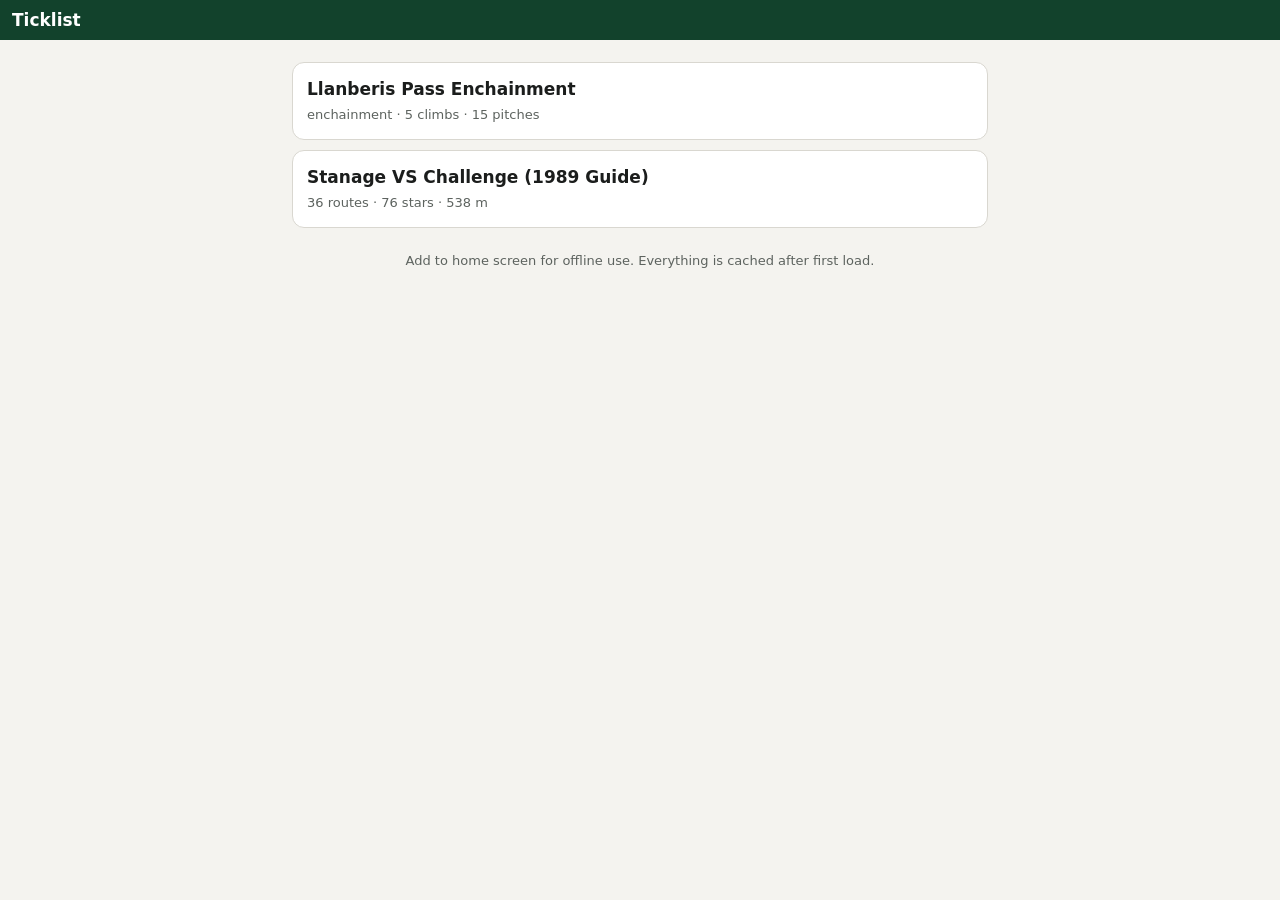
<file: docs/index.html>
<!doctype html>
<html lang="en">
<head>
<meta charset="utf-8">
<meta name="viewport" content="width=device-width, initial-scale=1">
<meta name="robots" content="noindex">
<meta name="theme-color" content="#12422c">
<title>Ticklist</title>
<link rel="manifest" href="manifest.json">
<link rel="icon" href="icon-192.png">
<link rel="apple-touch-icon" href="icon-192.png">
<link rel="stylesheet" href="style.css">
</head>
<body>
<header class="topbar">
  <div class="topbar-main"><h1>Ticklist</h1></div>
</header>
<main>
<ul class="challenge-list">
  <li>
    <a href="llanberis-enchainment/">
      <span class="name">Llanberis Pass Enchainment</span>
      <span class="meta">enchainment · 5 climbs · 15 pitches</span>
    </a>
  </li>
  <li>
    <a href="stanage-vs/">
      <span class="name">Stanage VS Challenge (1989 Guide)</span>
      <span class="meta">36 routes · 76 stars · 538 m</span>
    </a>
  </li>
</ul>
<p class="hint">Add to home screen for offline use. Everything is cached after first load.</p>
</main>
<script>
if ('serviceWorker' in navigator && location.hostname !== 'localhost') navigator.serviceWorker.register('./sw.js');
</script>
</body>
</html>
</file>
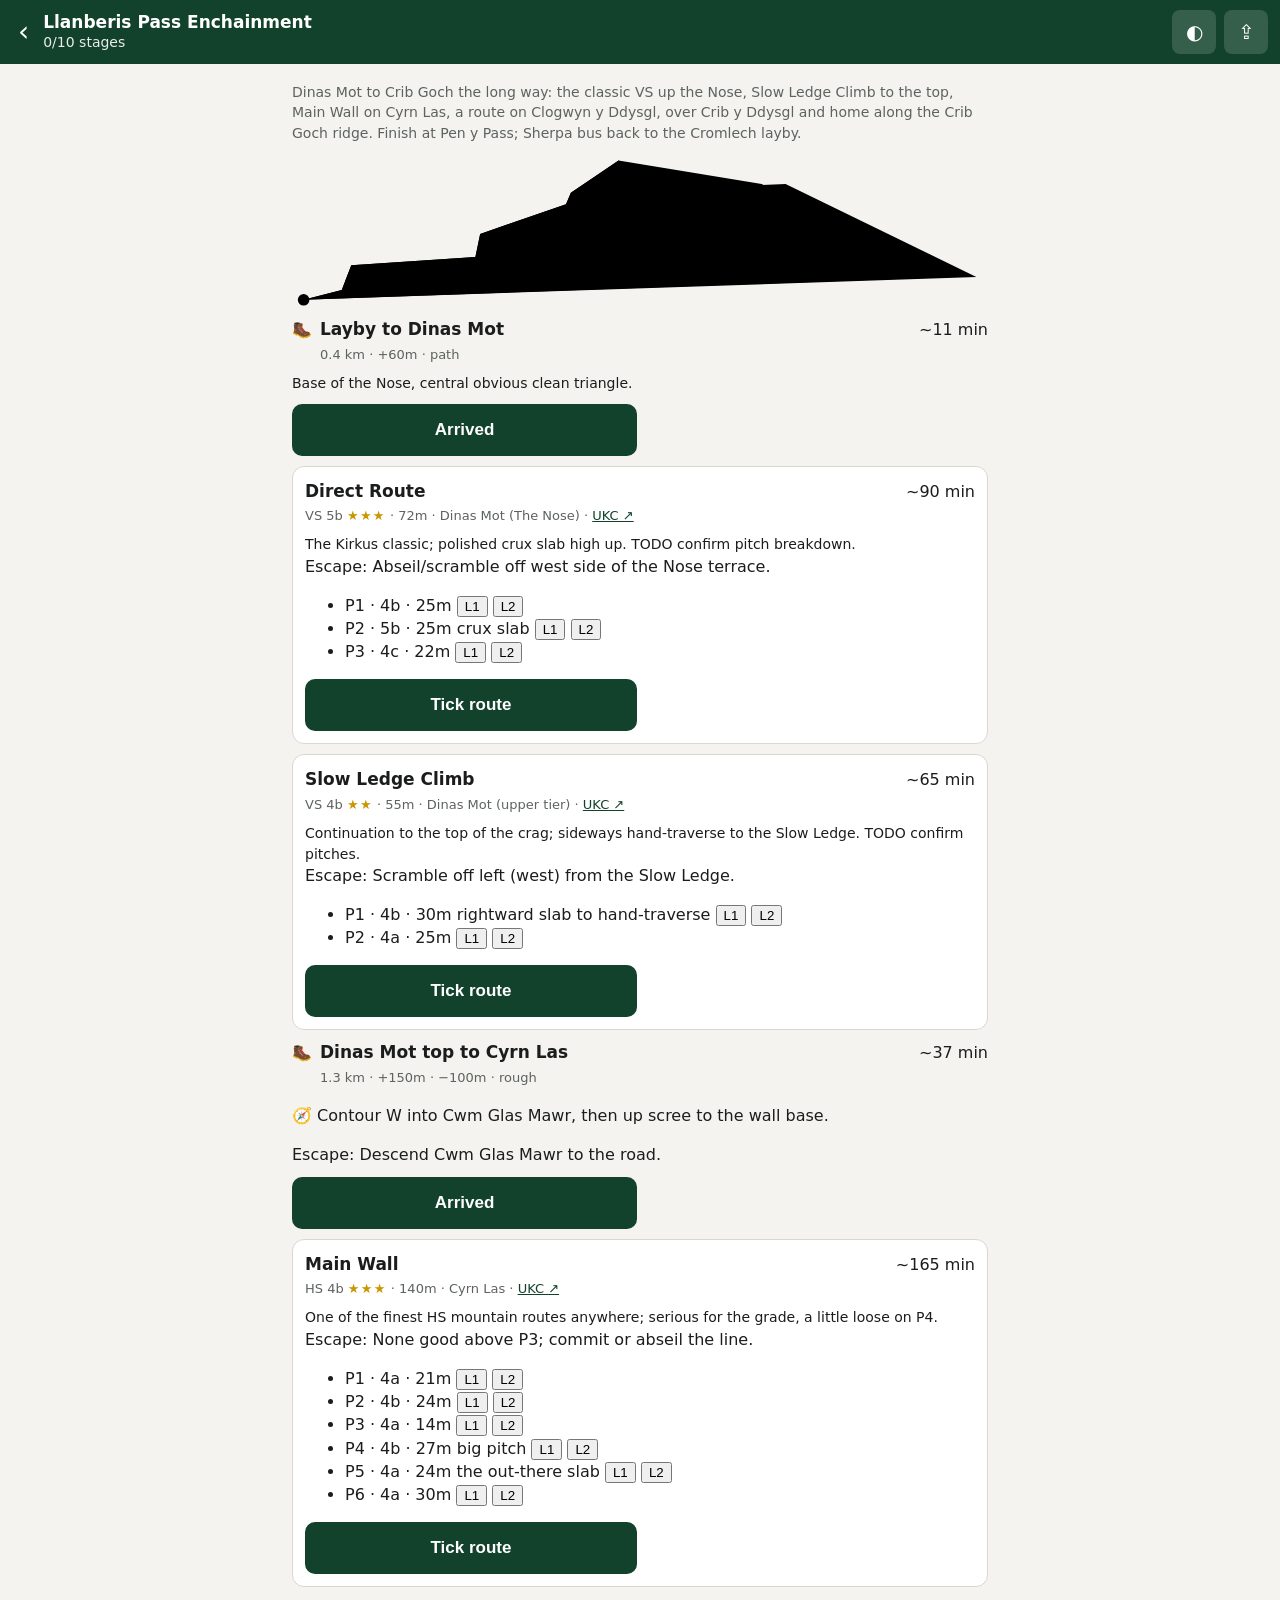
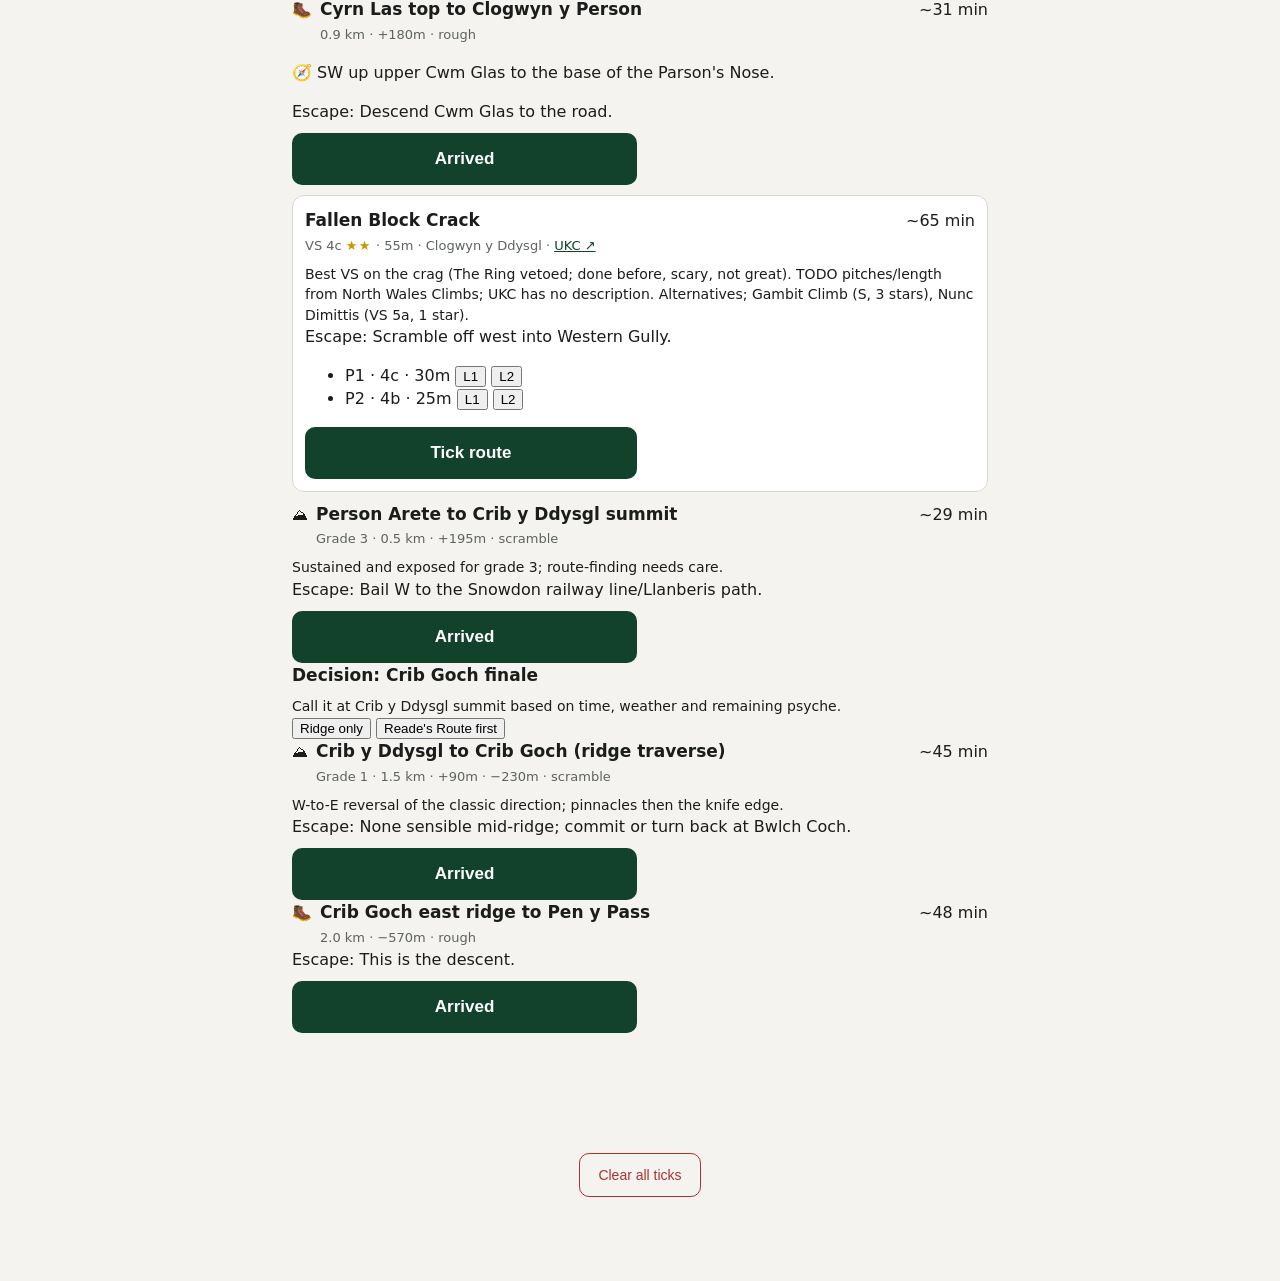
<file: docs/llanberis-enchainment/index.html>
<!doctype html>
<html lang="en">
<head>
<meta charset="utf-8">
<meta name="viewport" content="width=device-width, initial-scale=1">
<meta name="robots" content="noindex">
<meta name="theme-color" content="#12422c">
<title>Llanberis Pass Enchainment</title>
<link rel="manifest" href="../manifest.json">
<link rel="icon" href="../icon-192.png">
<link rel="apple-touch-icon" href="../icon-192.png">
<link rel="stylesheet" href="../style.css">
</head>
<body>
<script id="challenge-data" type="application/json">{"slug":"llanberis-enchainment","name":"Llanberis Pass Enchainment","type":"enchainment","targetHours":12.0,"leaders":["Leader 1","Leader 2"],"stages":[{"id":"s01-layby-to-dinas-mot","kind":"walk","name":"Layby to Dinas Mot","branch":null,"estimateMin":11,"distKm":0.4},{"id":"s02-direct-route","kind":"climb","name":"Direct Route","branch":null,"estimateMin":90,"distKm":0.05,"pitches":[{"i":1,"grade":"4b","lengthM":25,"plannedLeader":"Leader 1"},{"i":2,"grade":"5b","lengthM":25,"plannedLeader":"Leader 2"},{"i":3,"grade":"4c","lengthM":22,"plannedLeader":"Leader 1"}]},{"id":"s03-slow-ledge-climb","kind":"climb","name":"Slow Ledge Climb","branch":null,"estimateMin":65,"distKm":0.05,"pitches":[{"i":1,"grade":"4b","lengthM":30,"plannedLeader":"Leader 2"},{"i":2,"grade":"4a","lengthM":25,"plannedLeader":"Leader 1"}]},{"id":"s04-dinas-mot-top-to-cyrn-las","kind":"walk","name":"Dinas Mot top to Cyrn Las","branch":null,"estimateMin":37,"distKm":1.3},{"id":"s05-main-wall","kind":"climb","name":"Main Wall","branch":null,"estimateMin":165,"distKm":0.05,"pitches":[{"i":1,"grade":"4a","lengthM":21,"plannedLeader":"Leader 1"},{"i":2,"grade":"4b","lengthM":24,"plannedLeader":"Leader 2"},{"i":3,"grade":"4a","lengthM":14,"plannedLeader":"Leader 1"},{"i":4,"grade":"4b","lengthM":27,"plannedLeader":"Leader 2"},{"i":5,"grade":"4a","lengthM":24,"plannedLeader":"Leader 1"},{"i":6,"grade":"4a","lengthM":30,"plannedLeader":"Leader 2"}]},{"id":"s06-cyrn-las-top-to-clogwyn-y-person","kind":"walk","name":"Cyrn Las top to Clogwyn y Person","branch":null,"estimateMin":31,"distKm":0.9},{"id":"s07-fallen-block-crack","kind":"climb","name":"Fallen Block Crack","branch":null,"estimateMin":65,"distKm":0.05,"pitches":[{"i":1,"grade":"4c","lengthM":30,"plannedLeader":"Leader 2"},{"i":2,"grade":"4b","lengthM":25,"plannedLeader":"Leader 1"}]},{"id":"s08-person-arete-to-crib-y-ddysgl-summit","kind":"scramble","name":"Person Arete to Crib y Ddysgl summit","branch":null,"estimateMin":29,"distKm":0.5},{"id":"s901-crib-y-ddysgl-to-crib-goch-ridge-traverse","kind":"scramble","name":"Crib y Ddysgl to Crib Goch (ridge traverse)","branch":{"decision":"s09-crib-goch-finale","option":0},"estimateMin":45,"distKm":1.5},{"id":"s902-crib-goch-east-ridge-to-pen-y-pass","kind":"walk","name":"Crib Goch east ridge to Pen y Pass","branch":{"decision":"s09-crib-goch-finale","option":0},"estimateMin":48,"distKm":2.0},{"id":"s911-descend-to-crib-goch-north-face","kind":"walk","name":"Descend to Crib Goch north face","branch":{"decision":"s09-crib-goch-finale","option":1},"estimateMin":20,"distKm":0.8},{"id":"s912-reade-s-route-summer","kind":"climb","name":"Reade's Route (Summer)","branch":{"decision":"s09-crib-goch-finale","option":1},"estimateMin":65,"distKm":0.05,"pitches":[{"i":1,"grade":"4a","lengthM":40,"plannedLeader":"Leader 1"},{"i":2,"grade":"","lengthM":40,"plannedLeader":"Leader 2"}]},{"id":"s913-pinnacles-and-knife-edge-eastward","kind":"scramble","name":"Pinnacles and knife edge eastward","branch":{"decision":"s09-crib-goch-finale","option":1},"estimateMin":20,"distKm":0.9},{"id":"s914-crib-goch-east-ridge-to-pen-y-pass","kind":"walk","name":"Crib Goch east ridge to Pen y Pass","branch":{"decision":"s09-crib-goch-finale","option":1},"estimateMin":48,"distKm":2.0}],"decisions":[{"id":"s09-crib-goch-finale","name":"Crib Goch finale","options":["Ridge only","Reade's Route first"]}]}</script>

<header class="topbar">
  <a class="back" href="../">‹</a>
  <div class="topbar-main">
    <h1>Llanberis Pass Enchainment</h1>
    <div id="progress" class="progress"></div>
  </div>
  <button id="theme-toggle" class="iconbtn" title="Toggle theme">◐</button>
  <button id="export" class="iconbtn" title="Export log">⇪</button>
</header>

<div id="pacing" class="pacing" hidden></div>

<main>
<section class="intro">
  <p>Dinas Mot to Crib Goch the long way: the classic VS up the Nose, Slow Ledge Climb to the top, Main Wall on Cyrn Las, a route on Clogwyn y Ddysgl, over Crib y Ddysgl and home along the Crib Goch ridge. Finish at Pen y Pass; Sherpa bus back to the Cromlech layby.</p>
</section>

<svg id="profile" viewBox="0 0 600 140" role="img" aria-label="Elevation profile">
  <polyline class="profile-path" data-choice='{"s09-crib-goch-finale": 0}' data-ids='["s01-layby-to-dinas-mot", "s02-direct-route", "s03-slow-ledge-climb", "s04-dinas-mot-top-to-cyrn-las", "s05-main-wall", "s06-cyrn-las-top-to-clogwyn-y-person", "s07-fallen-block-crack", "s08-person-arete-to-crib-y-ddysgl-summit", "s901-crib-y-ddysgl-to-crib-goch-ridge-traverse", "s902-crib-goch-east-ridge-to-pen-y-pass"]' points="10.0,130.0 42.9,121.5 47.0,110.8 51.1,100.2 158.1,93.1 162.2,73.2 236.2,47.6 240.4,37.7 281.5,10.0 404.9,30.2 569.4,110.3"/>
  <polyline class="profile-path" data-choice='{"s09-crib-goch-finale": 1}' data-ids='["s01-layby-to-dinas-mot", "s02-direct-route", "s03-slow-ledge-climb", "s04-dinas-mot-top-to-cyrn-las", "s05-main-wall", "s06-cyrn-las-top-to-clogwyn-y-person", "s07-fallen-block-crack", "s08-person-arete-to-crib-y-ddysgl-summit", "s911-descend-to-crib-goch-north-face", "s912-reade-s-route-summer", "s913-pinnacles-and-knife-edge-eastward", "s914-crib-goch-east-ridge-to-pen-y-pass"]' points="10.0,130.0 42.9,121.5 47.0,110.8 51.1,100.2 158.1,93.1 162.2,73.2 236.2,47.6 240.4,37.7 281.5,10.0 347.3,50.5 351.4,33.4 425.5,30.2 590.0,110.3"/>
  <circle id="profile-dot" r="5" cx="10" cy="130"/>
</svg>





<article class="stage stage-walk" data-stage="s01-layby-to-dinas-mot">
  <div class="route-head">
    <span class="kind-icon">🥾</span>
    <div class="route-title">
      <span class="name">Layby to Dinas Mot</span>
      <span class="meta">
0.4 km · +60m        · path
      </span>
    </div>
    <span class="est">~11 min</span>
  </div>
<p class="desc">Base of the Nose, central obvious clean triangle.</p>  
  <div class="route-actions">
    <button class="tick arrive" data-stage="s01-layby-to-dinas-mot">Arrived</button>
    <span class="status" data-stage="s01-layby-to-dinas-mot"></span>
    <button class="clear" data-stage="s01-layby-to-dinas-mot" hidden>Clear</button>
  </div>
</article>

<article class="stage stage-climb route" data-stage="s02-direct-route">
  <div class="route-head">
    <div class="route-title">
      <span class="name">Direct Route</span>
      <span class="meta">VS 5b
        <span class="stars">★★★</span>
        · 72m · Dinas Mot (The Nose)
        · <a class="ukc" href="https://www.ukclimbing.com/logbook/crags/dinas_mot-699/direct_route-3259" target="_blank" rel="noopener">UKC ↗</a>
      </span>
    </div>
    <span class="est">~90 min</span>
  </div>
<p class="desc">The Kirkus classic; polished crux slab high up. TODO confirm pitch breakdown.</p>  <div class="escape">Escape: Abseil/scramble off west side of the Nose terrace.</div>
  <ul class="pitches">
    <li class="pitch" data-stage="s02-direct-route" data-pitch="1">
      <span class="pitch-meta">P1 · 4b · 25m</span>
      <span class="pitch-actions">
        <button class="pitch-lead planned"
          data-stage="s02-direct-route" data-pitch="1" data-leader="Leader 1"
          title="Leader 1 led">L1</button>
        <button class="pitch-lead"
          data-stage="s02-direct-route" data-pitch="1" data-leader="Leader 2"
          title="Leader 2 led">L2</button>
        <span class="pitch-status" data-stage="s02-direct-route" data-pitch="1"></span>
      </span>
    </li>
    <li class="pitch" data-stage="s02-direct-route" data-pitch="2">
      <span class="pitch-meta">P2 · 5b · 25m</span>
<span class="pitch-note">crux slab</span>      <span class="pitch-actions">
        <button class="pitch-lead"
          data-stage="s02-direct-route" data-pitch="2" data-leader="Leader 1"
          title="Leader 1 led">L1</button>
        <button class="pitch-lead planned"
          data-stage="s02-direct-route" data-pitch="2" data-leader="Leader 2"
          title="Leader 2 led">L2</button>
        <span class="pitch-status" data-stage="s02-direct-route" data-pitch="2"></span>
      </span>
    </li>
    <li class="pitch" data-stage="s02-direct-route" data-pitch="3">
      <span class="pitch-meta">P3 · 4c · 22m</span>
      <span class="pitch-actions">
        <button class="pitch-lead planned"
          data-stage="s02-direct-route" data-pitch="3" data-leader="Leader 1"
          title="Leader 1 led">L1</button>
        <button class="pitch-lead"
          data-stage="s02-direct-route" data-pitch="3" data-leader="Leader 2"
          title="Leader 2 led">L2</button>
        <span class="pitch-status" data-stage="s02-direct-route" data-pitch="3"></span>
      </span>
    </li>
  </ul>
  <div class="route-actions">
    <button class="tick tick-route" data-stage="s02-direct-route">Tick route</button>
    <span class="status" data-stage="s02-direct-route"></span>
    <button class="clear" data-stage="s02-direct-route" hidden>Clear</button>
  </div>
</article>

<article class="stage stage-climb route" data-stage="s03-slow-ledge-climb">
  <div class="route-head">
    <div class="route-title">
      <span class="name">Slow Ledge Climb</span>
      <span class="meta">VS 4b
        <span class="stars">★★</span>
        · 55m · Dinas Mot (upper tier)
        · <a class="ukc" href="https://www.ukclimbing.com/logbook/crags/dinas_mot-699/slow_ledge_climb-3275" target="_blank" rel="noopener">UKC ↗</a>
      </span>
    </div>
    <span class="est">~65 min</span>
  </div>
<p class="desc">Continuation to the top of the crag; sideways hand-traverse to the Slow Ledge. TODO confirm pitches.</p>  <div class="escape">Escape: Scramble off left (west) from the Slow Ledge.</div>
  <ul class="pitches">
    <li class="pitch" data-stage="s03-slow-ledge-climb" data-pitch="1">
      <span class="pitch-meta">P1 · 4b · 30m</span>
<span class="pitch-note">rightward slab to hand-traverse</span>      <span class="pitch-actions">
        <button class="pitch-lead"
          data-stage="s03-slow-ledge-climb" data-pitch="1" data-leader="Leader 1"
          title="Leader 1 led">L1</button>
        <button class="pitch-lead planned"
          data-stage="s03-slow-ledge-climb" data-pitch="1" data-leader="Leader 2"
          title="Leader 2 led">L2</button>
        <span class="pitch-status" data-stage="s03-slow-ledge-climb" data-pitch="1"></span>
      </span>
    </li>
    <li class="pitch" data-stage="s03-slow-ledge-climb" data-pitch="2">
      <span class="pitch-meta">P2 · 4a · 25m</span>
      <span class="pitch-actions">
        <button class="pitch-lead planned"
          data-stage="s03-slow-ledge-climb" data-pitch="2" data-leader="Leader 1"
          title="Leader 1 led">L1</button>
        <button class="pitch-lead"
          data-stage="s03-slow-ledge-climb" data-pitch="2" data-leader="Leader 2"
          title="Leader 2 led">L2</button>
        <span class="pitch-status" data-stage="s03-slow-ledge-climb" data-pitch="2"></span>
      </span>
    </li>
  </ul>
  <div class="route-actions">
    <button class="tick tick-route" data-stage="s03-slow-ledge-climb">Tick route</button>
    <span class="status" data-stage="s03-slow-ledge-climb"></span>
    <button class="clear" data-stage="s03-slow-ledge-climb" hidden>Clear</button>
  </div>
</article>

<article class="stage stage-walk" data-stage="s04-dinas-mot-top-to-cyrn-las">
  <div class="route-head">
    <span class="kind-icon">🥾</span>
    <div class="route-title">
      <span class="name">Dinas Mot top to Cyrn Las</span>
      <span class="meta">
1.3 km · +150m · −100m        · rough
      </span>
    </div>
    <span class="est">~37 min</span>
  </div>
<p class="bearing">🧭 Contour W into Cwm Glas Mawr, then up scree to the wall base.</p>  <div class="escape">Escape: Descend Cwm Glas Mawr to the road.</div>
  <div class="route-actions">
    <button class="tick arrive" data-stage="s04-dinas-mot-top-to-cyrn-las">Arrived</button>
    <span class="status" data-stage="s04-dinas-mot-top-to-cyrn-las"></span>
    <button class="clear" data-stage="s04-dinas-mot-top-to-cyrn-las" hidden>Clear</button>
  </div>
</article>

<article class="stage stage-climb route" data-stage="s05-main-wall">
  <div class="route-head">
    <div class="route-title">
      <span class="name">Main Wall</span>
      <span class="meta">HS 4b
        <span class="stars">★★★</span>
        · 140m · Cyrn Las
        · <a class="ukc" href="https://www.ukclimbing.com/logbook/crags/cyrn_las_gyrn_las-695/main_wall-28749" target="_blank" rel="noopener">UKC ↗</a>
      </span>
    </div>
    <span class="est">~165 min</span>
  </div>
<p class="desc">One of the finest HS mountain routes anywhere; serious for the grade, a little loose on P4.</p>  <div class="escape">Escape: None good above P3; commit or abseil the line.</div>
  <ul class="pitches">
    <li class="pitch" data-stage="s05-main-wall" data-pitch="1">
      <span class="pitch-meta">P1 · 4a · 21m</span>
      <span class="pitch-actions">
        <button class="pitch-lead planned"
          data-stage="s05-main-wall" data-pitch="1" data-leader="Leader 1"
          title="Leader 1 led">L1</button>
        <button class="pitch-lead"
          data-stage="s05-main-wall" data-pitch="1" data-leader="Leader 2"
          title="Leader 2 led">L2</button>
        <span class="pitch-status" data-stage="s05-main-wall" data-pitch="1"></span>
      </span>
    </li>
    <li class="pitch" data-stage="s05-main-wall" data-pitch="2">
      <span class="pitch-meta">P2 · 4b · 24m</span>
      <span class="pitch-actions">
        <button class="pitch-lead"
          data-stage="s05-main-wall" data-pitch="2" data-leader="Leader 1"
          title="Leader 1 led">L1</button>
        <button class="pitch-lead planned"
          data-stage="s05-main-wall" data-pitch="2" data-leader="Leader 2"
          title="Leader 2 led">L2</button>
        <span class="pitch-status" data-stage="s05-main-wall" data-pitch="2"></span>
      </span>
    </li>
    <li class="pitch" data-stage="s05-main-wall" data-pitch="3">
      <span class="pitch-meta">P3 · 4a · 14m</span>
      <span class="pitch-actions">
        <button class="pitch-lead planned"
          data-stage="s05-main-wall" data-pitch="3" data-leader="Leader 1"
          title="Leader 1 led">L1</button>
        <button class="pitch-lead"
          data-stage="s05-main-wall" data-pitch="3" data-leader="Leader 2"
          title="Leader 2 led">L2</button>
        <span class="pitch-status" data-stage="s05-main-wall" data-pitch="3"></span>
      </span>
    </li>
    <li class="pitch" data-stage="s05-main-wall" data-pitch="4">
      <span class="pitch-meta">P4 · 4b · 27m</span>
<span class="pitch-note">big pitch</span>      <span class="pitch-actions">
        <button class="pitch-lead"
          data-stage="s05-main-wall" data-pitch="4" data-leader="Leader 1"
          title="Leader 1 led">L1</button>
        <button class="pitch-lead planned"
          data-stage="s05-main-wall" data-pitch="4" data-leader="Leader 2"
          title="Leader 2 led">L2</button>
        <span class="pitch-status" data-stage="s05-main-wall" data-pitch="4"></span>
      </span>
    </li>
    <li class="pitch" data-stage="s05-main-wall" data-pitch="5">
      <span class="pitch-meta">P5 · 4a · 24m</span>
<span class="pitch-note">the out-there slab</span>      <span class="pitch-actions">
        <button class="pitch-lead planned"
          data-stage="s05-main-wall" data-pitch="5" data-leader="Leader 1"
          title="Leader 1 led">L1</button>
        <button class="pitch-lead"
          data-stage="s05-main-wall" data-pitch="5" data-leader="Leader 2"
          title="Leader 2 led">L2</button>
        <span class="pitch-status" data-stage="s05-main-wall" data-pitch="5"></span>
      </span>
    </li>
    <li class="pitch" data-stage="s05-main-wall" data-pitch="6">
      <span class="pitch-meta">P6 · 4a · 30m</span>
      <span class="pitch-actions">
        <button class="pitch-lead"
          data-stage="s05-main-wall" data-pitch="6" data-leader="Leader 1"
          title="Leader 1 led">L1</button>
        <button class="pitch-lead planned"
          data-stage="s05-main-wall" data-pitch="6" data-leader="Leader 2"
          title="Leader 2 led">L2</button>
        <span class="pitch-status" data-stage="s05-main-wall" data-pitch="6"></span>
      </span>
    </li>
  </ul>
  <div class="route-actions">
    <button class="tick tick-route" data-stage="s05-main-wall">Tick route</button>
    <span class="status" data-stage="s05-main-wall"></span>
    <button class="clear" data-stage="s05-main-wall" hidden>Clear</button>
  </div>
</article>

<article class="stage stage-walk" data-stage="s06-cyrn-las-top-to-clogwyn-y-person">
  <div class="route-head">
    <span class="kind-icon">🥾</span>
    <div class="route-title">
      <span class="name">Cyrn Las top to Clogwyn y Person</span>
      <span class="meta">
0.9 km · +180m        · rough
      </span>
    </div>
    <span class="est">~31 min</span>
  </div>
<p class="bearing">🧭 SW up upper Cwm Glas to the base of the Parson's Nose.</p>  <div class="escape">Escape: Descend Cwm Glas to the road.</div>
  <div class="route-actions">
    <button class="tick arrive" data-stage="s06-cyrn-las-top-to-clogwyn-y-person">Arrived</button>
    <span class="status" data-stage="s06-cyrn-las-top-to-clogwyn-y-person"></span>
    <button class="clear" data-stage="s06-cyrn-las-top-to-clogwyn-y-person" hidden>Clear</button>
  </div>
</article>

<article class="stage stage-climb route" data-stage="s07-fallen-block-crack">
  <div class="route-head">
    <div class="route-title">
      <span class="name">Fallen Block Crack</span>
      <span class="meta">VS 4c
        <span class="stars">★★</span>
        · 55m · Clogwyn y Ddysgl
        · <a class="ukc" href="https://www.ukclimbing.com/logbook/crags/clogwyn_y_ddysgl-696/fallen_block_crack-29148" target="_blank" rel="noopener">UKC ↗</a>
      </span>
    </div>
    <span class="est">~65 min</span>
  </div>
<p class="desc">Best VS on the crag (The Ring vetoed; done before, scary, not great). TODO pitches/length from North Wales Climbs; UKC has no description. Alternatives; Gambit Climb (S, 3 stars), Nunc Dimittis (VS 5a, 1 star).
</p>  <div class="escape">Escape: Scramble off west into Western Gully.</div>
  <ul class="pitches">
    <li class="pitch" data-stage="s07-fallen-block-crack" data-pitch="1">
      <span class="pitch-meta">P1 · 4c · 30m</span>
      <span class="pitch-actions">
        <button class="pitch-lead"
          data-stage="s07-fallen-block-crack" data-pitch="1" data-leader="Leader 1"
          title="Leader 1 led">L1</button>
        <button class="pitch-lead planned"
          data-stage="s07-fallen-block-crack" data-pitch="1" data-leader="Leader 2"
          title="Leader 2 led">L2</button>
        <span class="pitch-status" data-stage="s07-fallen-block-crack" data-pitch="1"></span>
      </span>
    </li>
    <li class="pitch" data-stage="s07-fallen-block-crack" data-pitch="2">
      <span class="pitch-meta">P2 · 4b · 25m</span>
      <span class="pitch-actions">
        <button class="pitch-lead planned"
          data-stage="s07-fallen-block-crack" data-pitch="2" data-leader="Leader 1"
          title="Leader 1 led">L1</button>
        <button class="pitch-lead"
          data-stage="s07-fallen-block-crack" data-pitch="2" data-leader="Leader 2"
          title="Leader 2 led">L2</button>
        <span class="pitch-status" data-stage="s07-fallen-block-crack" data-pitch="2"></span>
      </span>
    </li>
  </ul>
  <div class="route-actions">
    <button class="tick tick-route" data-stage="s07-fallen-block-crack">Tick route</button>
    <span class="status" data-stage="s07-fallen-block-crack"></span>
    <button class="clear" data-stage="s07-fallen-block-crack" hidden>Clear</button>
  </div>
</article>

<article class="stage stage-walk" data-stage="s08-person-arete-to-crib-y-ddysgl-summit">
  <div class="route-head">
    <span class="kind-icon">⛰</span>
    <div class="route-title">
      <span class="name">Person Arete to Crib y Ddysgl summit</span>
      <span class="meta">
Grade 3 · 0.5 km · +195m        · scramble
      </span>
    </div>
    <span class="est">~29 min</span>
  </div>
<p class="desc">Sustained and exposed for grade 3; route-finding needs care.</p>  <div class="escape">Escape: Bail W to the Snowdon railway line/Llanberis path.</div>
  <div class="route-actions">
    <button class="tick arrive" data-stage="s08-person-arete-to-crib-y-ddysgl-summit">Arrived</button>
    <span class="status" data-stage="s08-person-arete-to-crib-y-ddysgl-summit"></span>
    <button class="clear" data-stage="s08-person-arete-to-crib-y-ddysgl-summit" hidden>Clear</button>
  </div>
</article>

<article class="stage decision" data-stage="s09-crib-goch-finale">
  <div class="route-head">
    <div class="route-title">
      <span class="name">Decision: Crib Goch finale</span>
    </div>
  </div>
<p class="desc">Call it at Crib y Ddysgl summit based on time, weather and remaining psyche.</p>  <div class="decision-options">
    <button class="decision-opt" data-decision="s09-crib-goch-finale" data-option="0">Ridge only</button>
    <button class="decision-opt" data-decision="s09-crib-goch-finale" data-option="1">Reade's Route first</button>
  </div>
</article>
<article class="stage stage-walk" data-stage="s901-crib-y-ddysgl-to-crib-goch-ridge-traverse" data-branch="s09-crib-goch-finale:0" hidden>
  <div class="route-head">
    <span class="kind-icon">⛰</span>
    <div class="route-title">
      <span class="name">Crib y Ddysgl to Crib Goch (ridge traverse)</span>
      <span class="meta">
Grade 1 · 1.5 km · +90m · −230m        · scramble
      </span>
    </div>
    <span class="est">~45 min</span>
  </div>
<p class="desc">W-to-E reversal of the classic direction; pinnacles then the knife edge.</p>  <div class="escape">Escape: None sensible mid-ridge; commit or turn back at Bwlch Coch.</div>
  <div class="route-actions">
    <button class="tick arrive" data-stage="s901-crib-y-ddysgl-to-crib-goch-ridge-traverse">Arrived</button>
    <span class="status" data-stage="s901-crib-y-ddysgl-to-crib-goch-ridge-traverse"></span>
    <button class="clear" data-stage="s901-crib-y-ddysgl-to-crib-goch-ridge-traverse" hidden>Clear</button>
  </div>
</article>

<article class="stage stage-walk" data-stage="s902-crib-goch-east-ridge-to-pen-y-pass" data-branch="s09-crib-goch-finale:0" hidden>
  <div class="route-head">
    <span class="kind-icon">🥾</span>
    <div class="route-title">
      <span class="name">Crib Goch east ridge to Pen y Pass</span>
      <span class="meta">
2.0 km · −570m        · rough
      </span>
    </div>
    <span class="est">~48 min</span>
  </div>
  <div class="escape">Escape: This is the descent.</div>
  <div class="route-actions">
    <button class="tick arrive" data-stage="s902-crib-goch-east-ridge-to-pen-y-pass">Arrived</button>
    <span class="status" data-stage="s902-crib-goch-east-ridge-to-pen-y-pass"></span>
    <button class="clear" data-stage="s902-crib-goch-east-ridge-to-pen-y-pass" hidden>Clear</button>
  </div>
</article>

<article class="stage stage-walk" data-stage="s911-descend-to-crib-goch-north-face" data-branch="s09-crib-goch-finale:1" hidden>
  <div class="route-head">
    <span class="kind-icon">🥾</span>
    <div class="route-title">
      <span class="name">Descend to Crib Goch north face</span>
      <span class="meta">
0.8 km · −250m        · rough
      </span>
    </div>
    <span class="est">~20 min</span>
  </div>
<p class="bearing">🧭 Via Bwlch Coch, cut back E under the north face.</p>  <div class="escape">Escape: Continue down into Cwm Glas and out to the road.</div>
  <div class="route-actions">
    <button class="tick arrive" data-stage="s911-descend-to-crib-goch-north-face">Arrived</button>
    <span class="status" data-stage="s911-descend-to-crib-goch-north-face"></span>
    <button class="clear" data-stage="s911-descend-to-crib-goch-north-face" hidden>Clear</button>
  </div>
</article>

<article class="stage stage-climb route" data-stage="s912-reade-s-route-summer" data-branch="s09-crib-goch-finale:1" hidden>
  <div class="route-head">
    <div class="route-title">
      <span class="name">Reade's Route (Summer)</span>
      <span class="meta">S 4a
        <span class="stars">★★</span>
        · 80m · Crib Goch north face
        · <a class="ukc" href="https://www.ukclimbing.com/logbook/crags/crib_goch-2032/reades_route_summer-33745" target="_blank" rel="noopener">UKC ↗</a>
      </span>
    </div>
    <span class="est">~65 min</span>
  </div>
<p class="desc">TODO confirm pitches; tops out near the pinnacles.</p>  <div class="escape">Escape: Scramble off E along ledge systems.</div>
  <ul class="pitches">
    <li class="pitch" data-stage="s912-reade-s-route-summer" data-pitch="1">
      <span class="pitch-meta">P1 · 4a · 40m</span>
      <span class="pitch-actions">
        <button class="pitch-lead planned"
          data-stage="s912-reade-s-route-summer" data-pitch="1" data-leader="Leader 1"
          title="Leader 1 led">L1</button>
        <button class="pitch-lead"
          data-stage="s912-reade-s-route-summer" data-pitch="1" data-leader="Leader 2"
          title="Leader 2 led">L2</button>
        <span class="pitch-status" data-stage="s912-reade-s-route-summer" data-pitch="1"></span>
      </span>
    </li>
    <li class="pitch" data-stage="s912-reade-s-route-summer" data-pitch="2">
      <span class="pitch-meta">P2 · 40m</span>
      <span class="pitch-actions">
        <button class="pitch-lead"
          data-stage="s912-reade-s-route-summer" data-pitch="2" data-leader="Leader 1"
          title="Leader 1 led">L1</button>
        <button class="pitch-lead planned"
          data-stage="s912-reade-s-route-summer" data-pitch="2" data-leader="Leader 2"
          title="Leader 2 led">L2</button>
        <span class="pitch-status" data-stage="s912-reade-s-route-summer" data-pitch="2"></span>
      </span>
    </li>
  </ul>
  <div class="route-actions">
    <button class="tick tick-route" data-stage="s912-reade-s-route-summer">Tick route</button>
    <span class="status" data-stage="s912-reade-s-route-summer"></span>
    <button class="clear" data-stage="s912-reade-s-route-summer" hidden>Clear</button>
  </div>
</article>

<article class="stage stage-walk" data-stage="s913-pinnacles-and-knife-edge-eastward" data-branch="s09-crib-goch-finale:1" hidden>
  <div class="route-head">
    <span class="kind-icon">⛰</span>
    <div class="route-title">
      <span class="name">Pinnacles and knife edge eastward</span>
      <span class="meta">
Grade 1 · 0.9 km · +25m        · scramble
      </span>
    </div>
    <span class="est">~20 min</span>
  </div>
  <div class="escape">Escape: None sensible; commit.</div>
  <div class="route-actions">
    <button class="tick arrive" data-stage="s913-pinnacles-and-knife-edge-eastward">Arrived</button>
    <span class="status" data-stage="s913-pinnacles-and-knife-edge-eastward"></span>
    <button class="clear" data-stage="s913-pinnacles-and-knife-edge-eastward" hidden>Clear</button>
  </div>
</article>

<article class="stage stage-walk" data-stage="s914-crib-goch-east-ridge-to-pen-y-pass" data-branch="s09-crib-goch-finale:1" hidden>
  <div class="route-head">
    <span class="kind-icon">🥾</span>
    <div class="route-title">
      <span class="name">Crib Goch east ridge to Pen y Pass</span>
      <span class="meta">
2.0 km · −570m        · rough
      </span>
    </div>
    <span class="est">~48 min</span>
  </div>
  <div class="escape">Escape: This is the descent.</div>
  <div class="route-actions">
    <button class="tick arrive" data-stage="s914-crib-goch-east-ridge-to-pen-y-pass">Arrived</button>
    <span class="status" data-stage="s914-crib-goch-east-ridge-to-pen-y-pass"></span>
    <button class="clear" data-stage="s914-crib-goch-east-ridge-to-pen-y-pass" hidden>Clear</button>
  </div>
</article>


<div class="page-actions">
  <button id="clear-all">Clear all ticks</button>
</div>
</main>

<div id="topo-overlay" hidden>
  <button id="topo-close">✕ Close</button>
  <div class="overlay-scroll"><img id="topo-full" alt="Topo"></div>
</div>

<dialog id="export-dialog">
  <h2>Day log</h2>
  <textarea id="export-text" readonly rows="14"></textarea>
  <div class="dialog-actions">
    <button id="export-copy">Copy</button>
    <button id="export-close">Close</button>
  </div>
</dialog>

<script src="../enchain.js"></script>
</body>
</html>
</file>
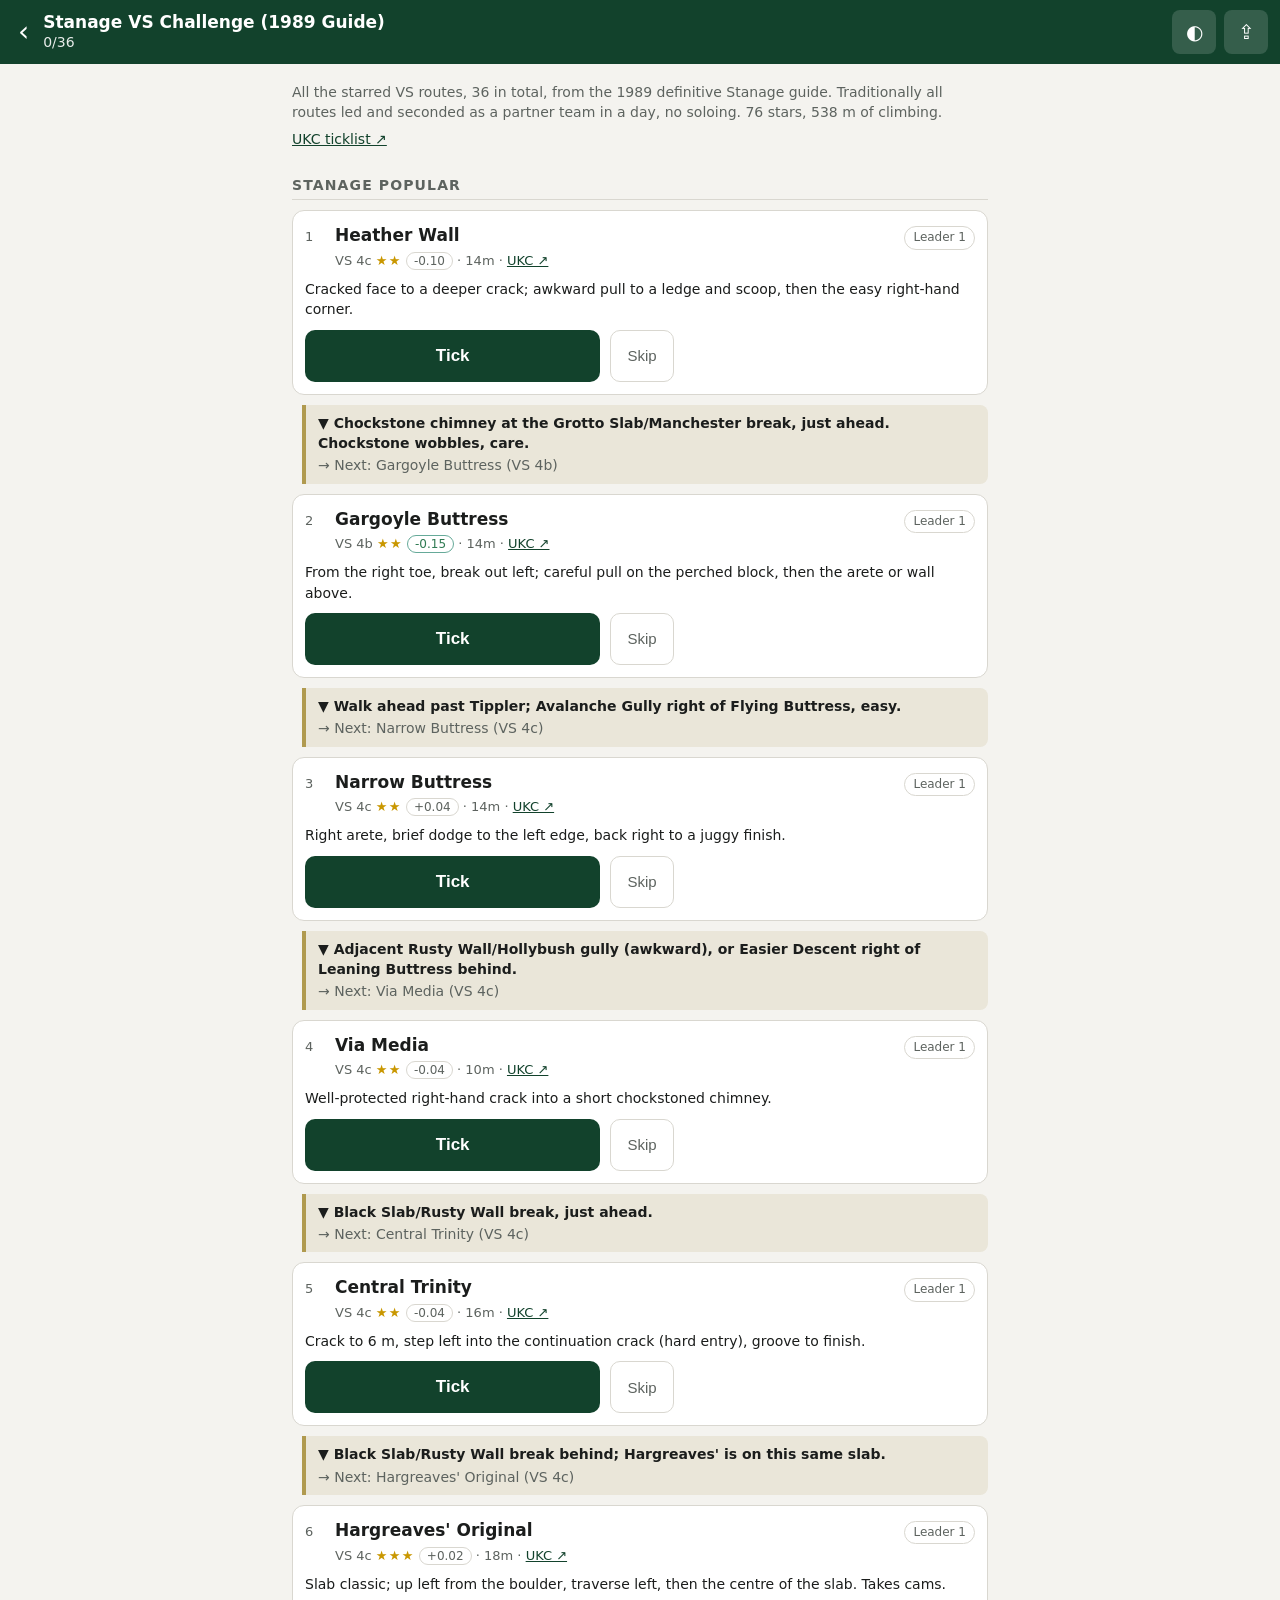
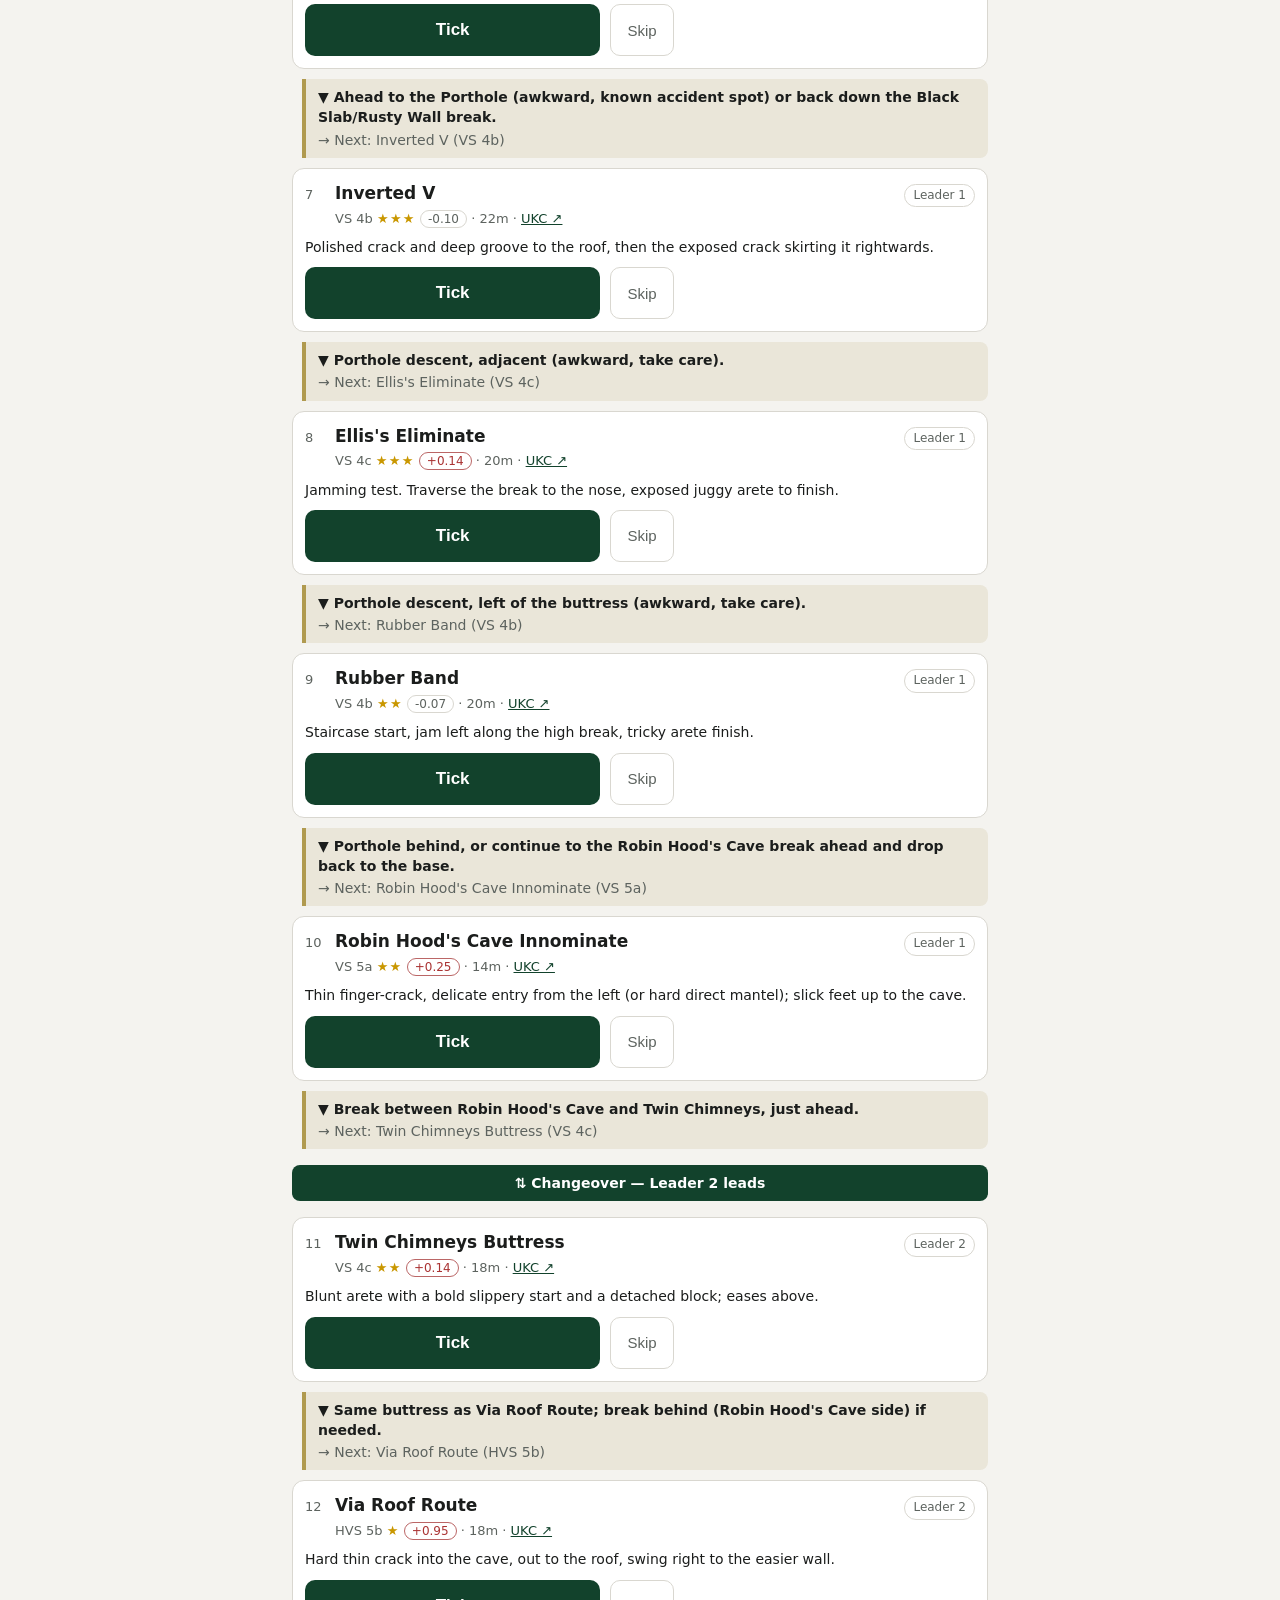
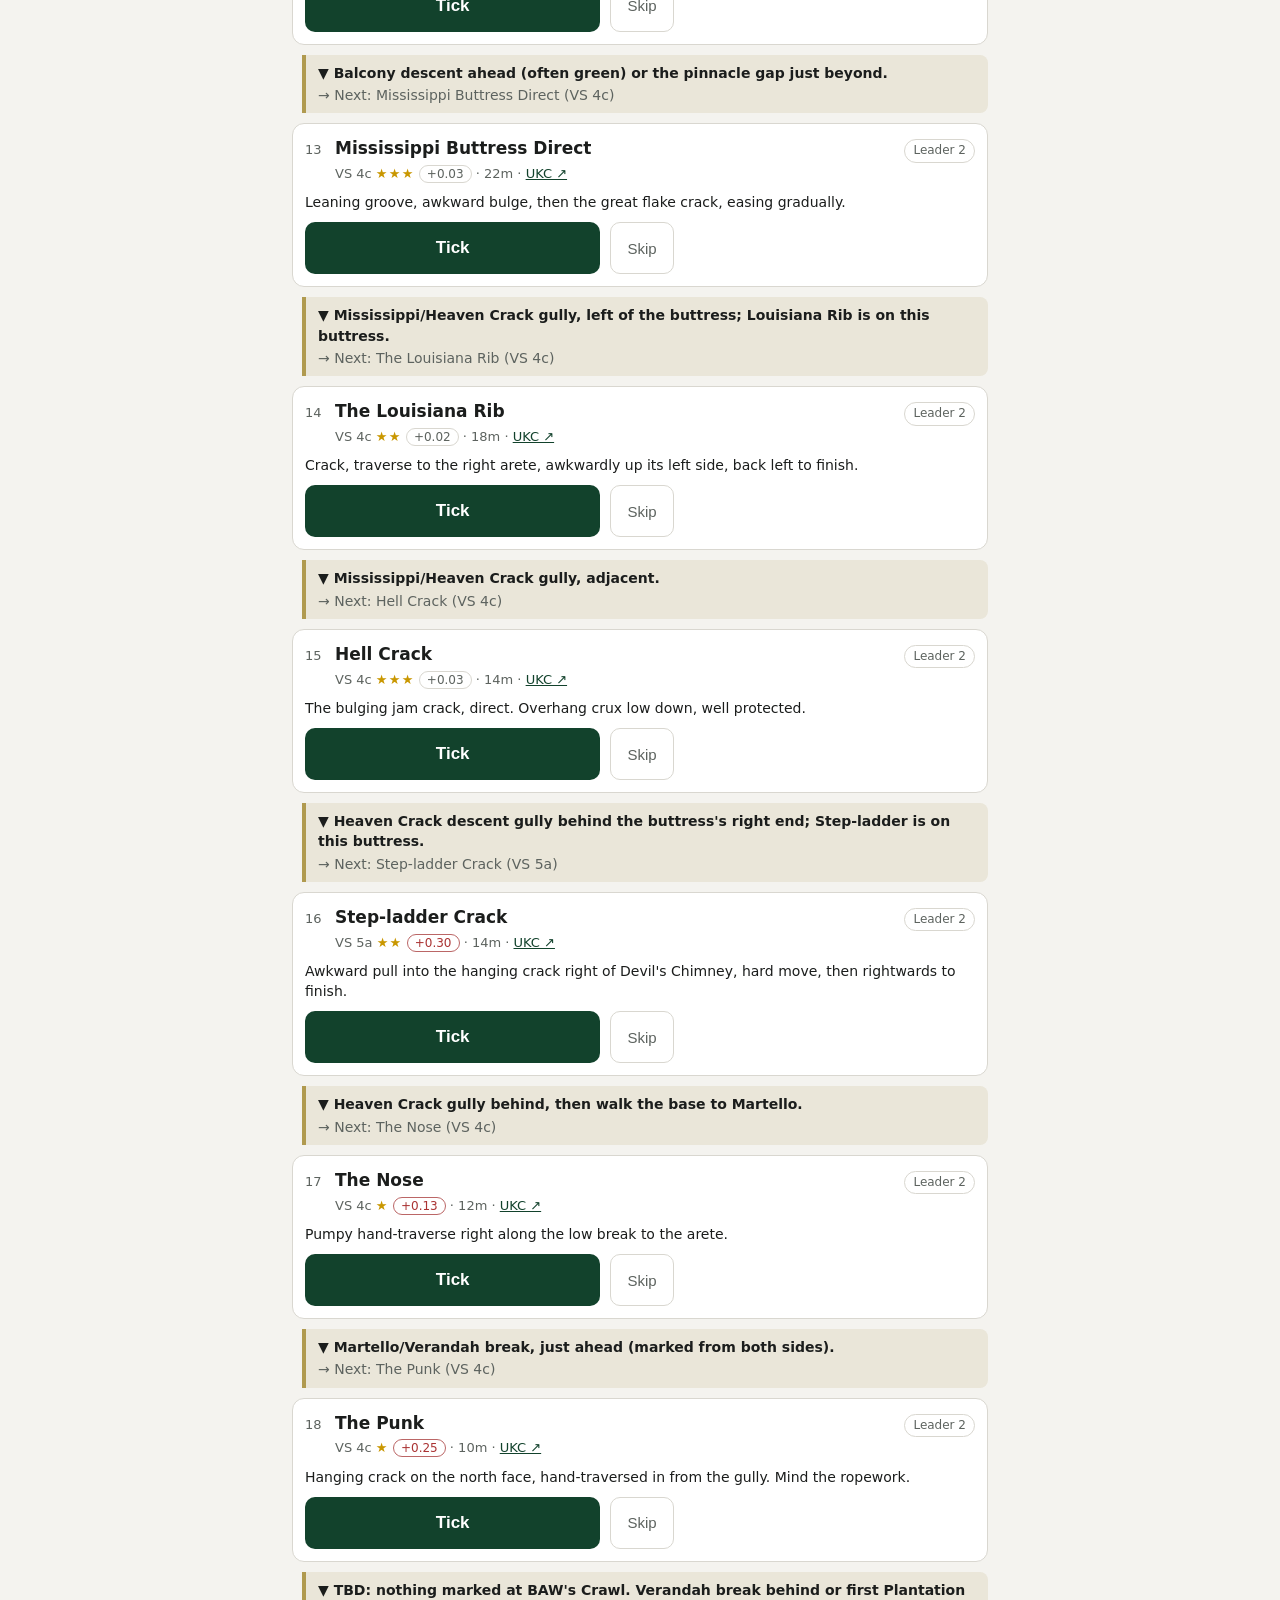
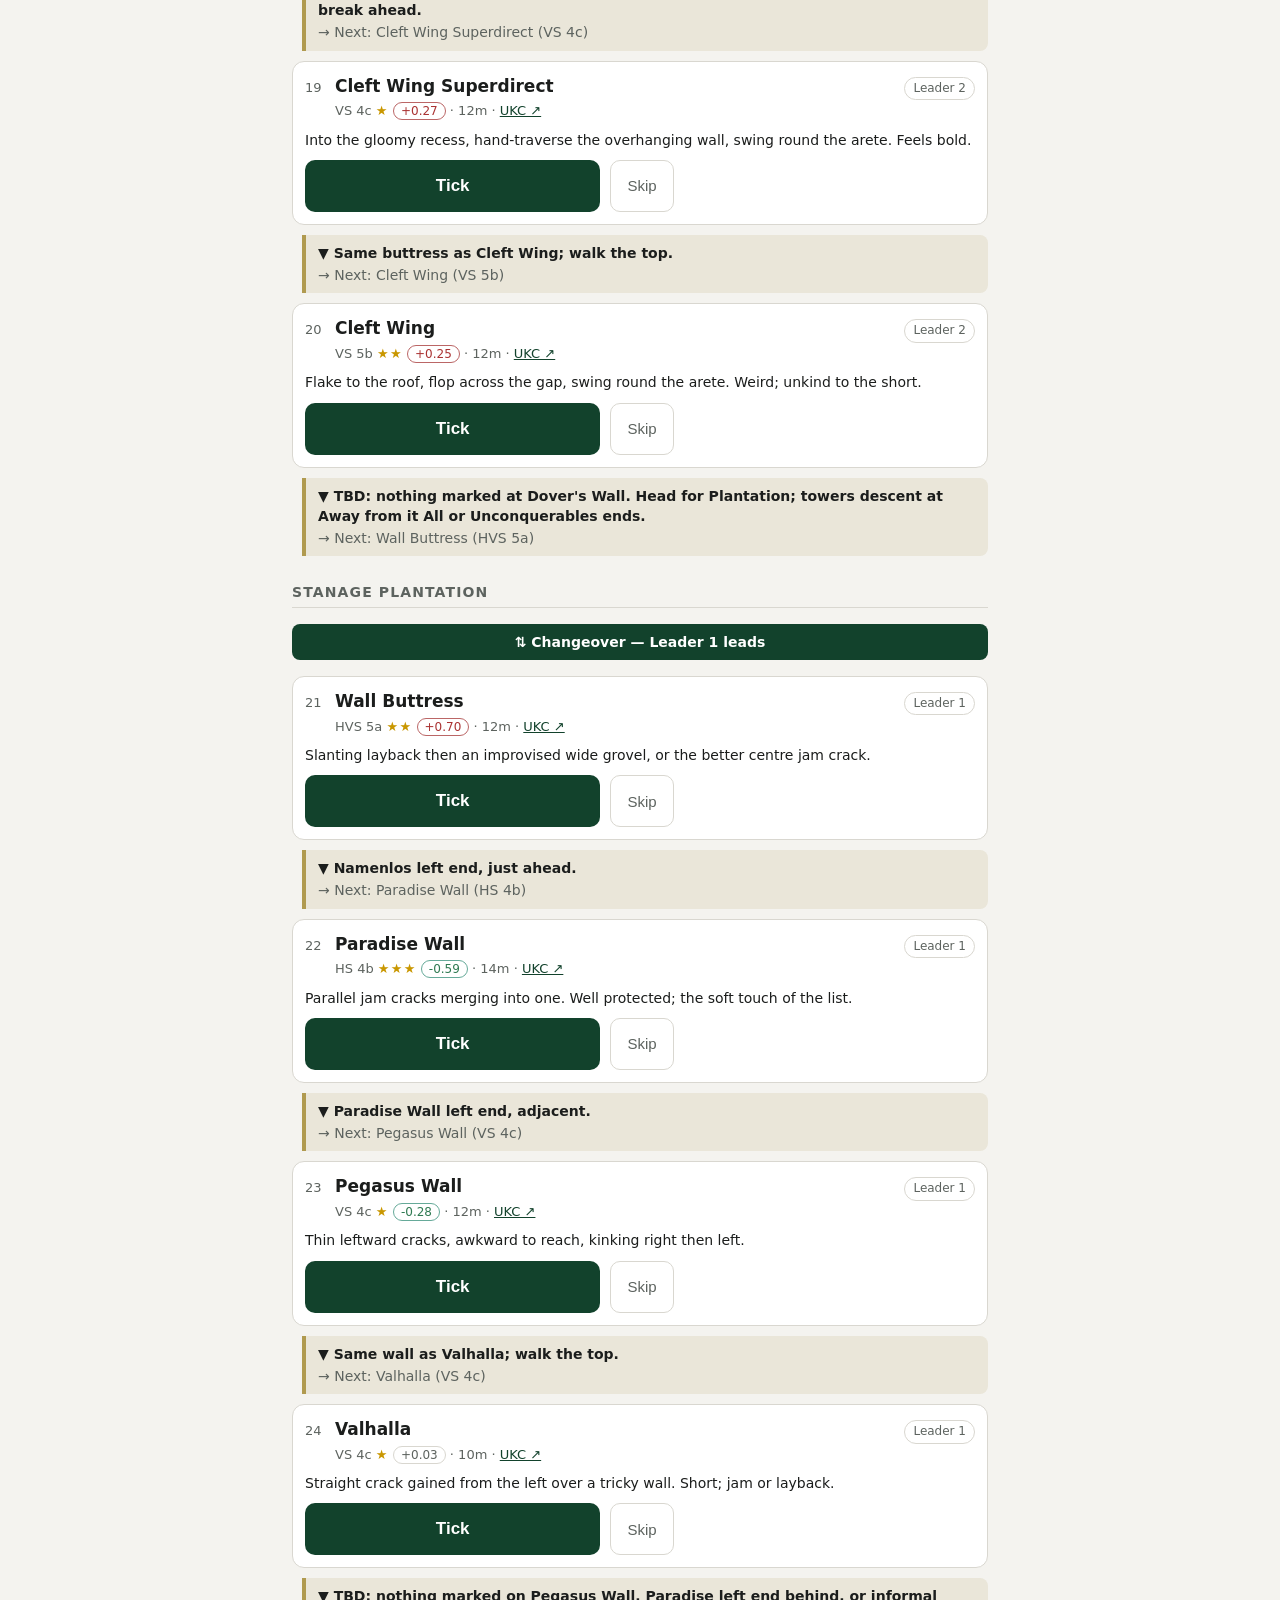
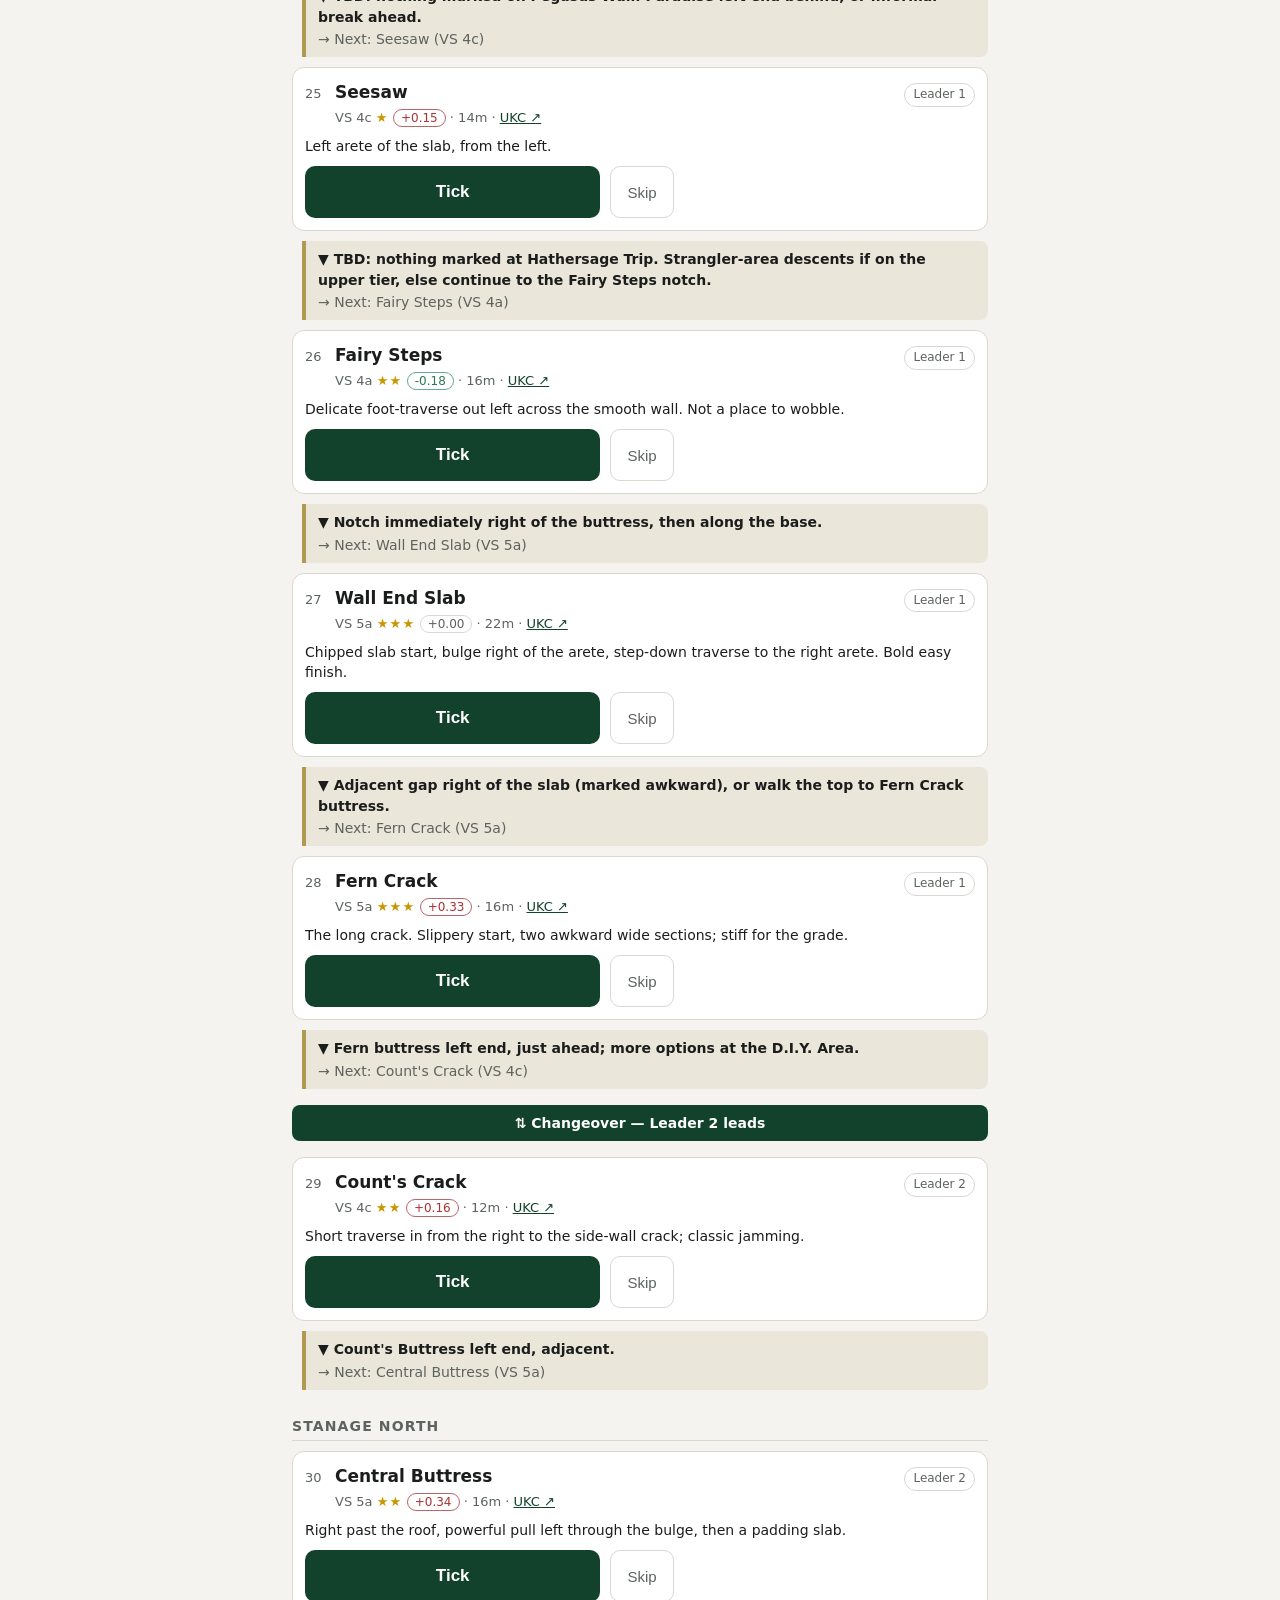
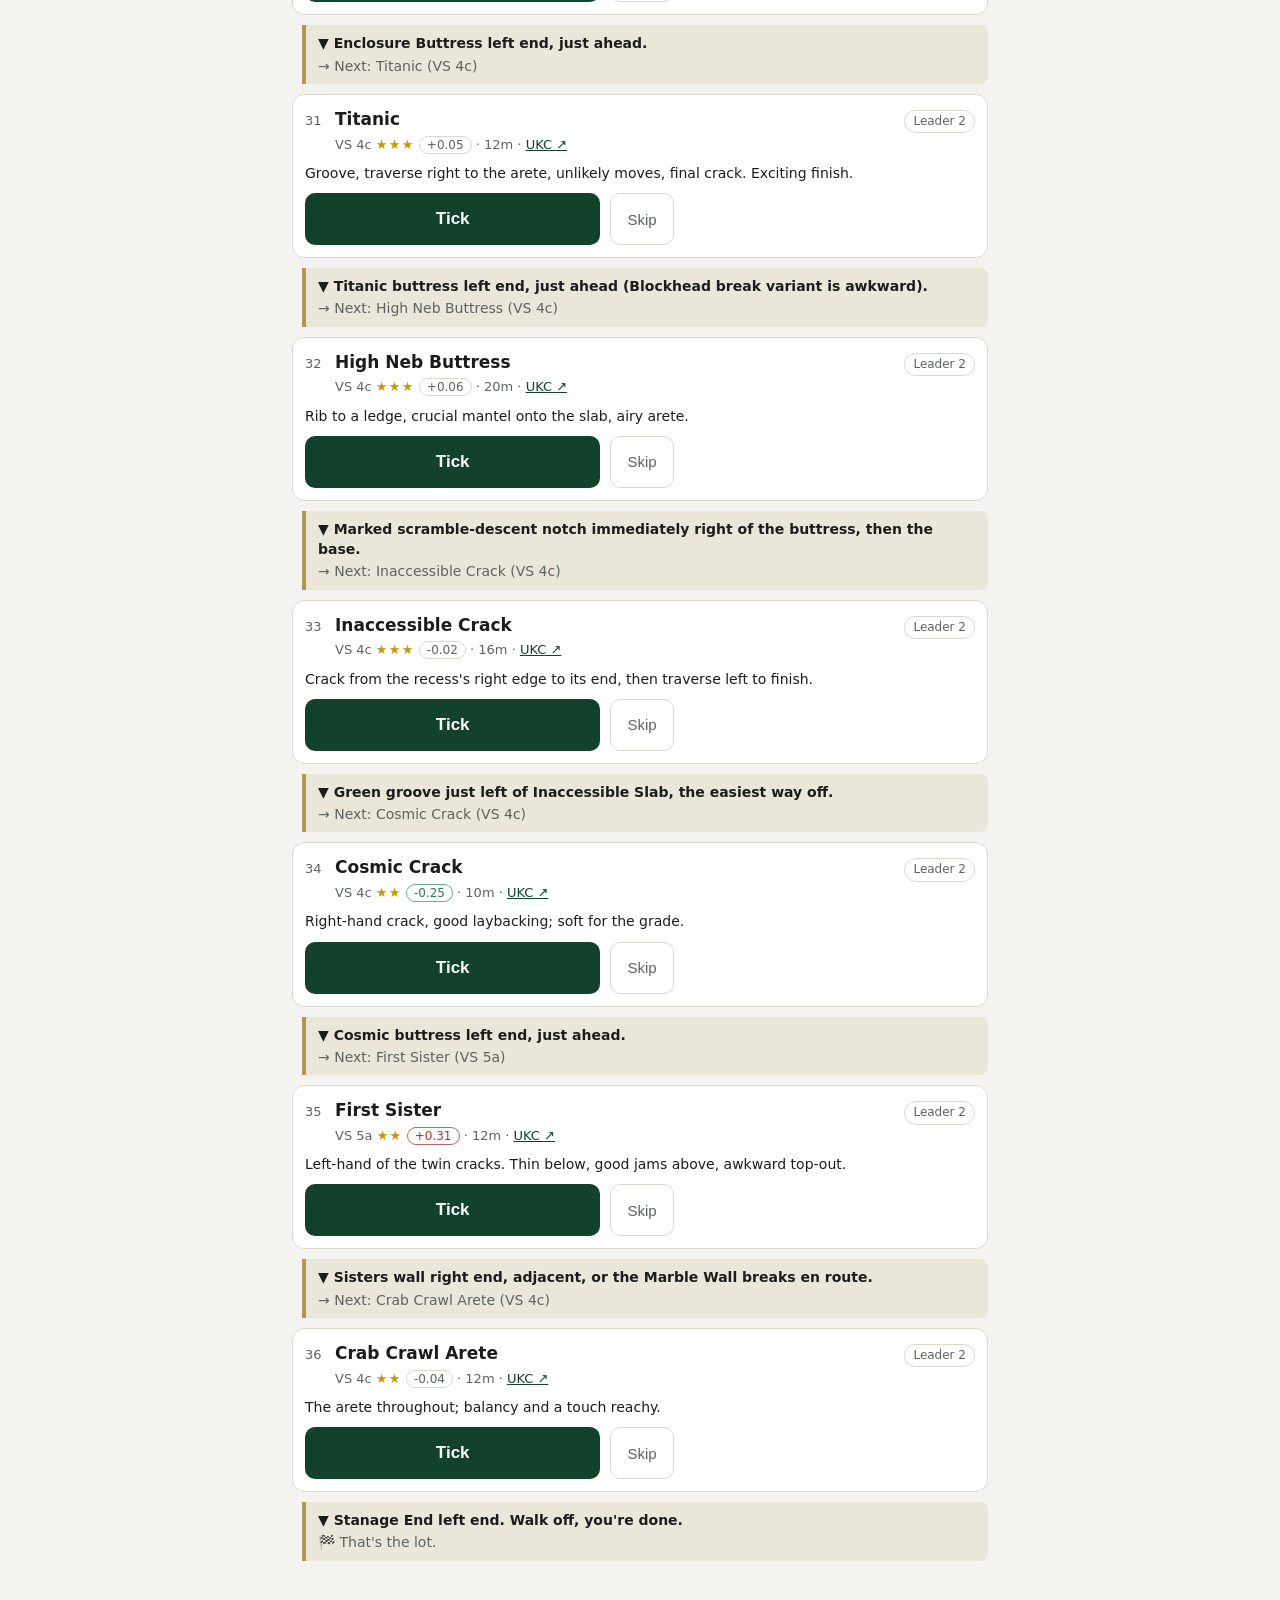
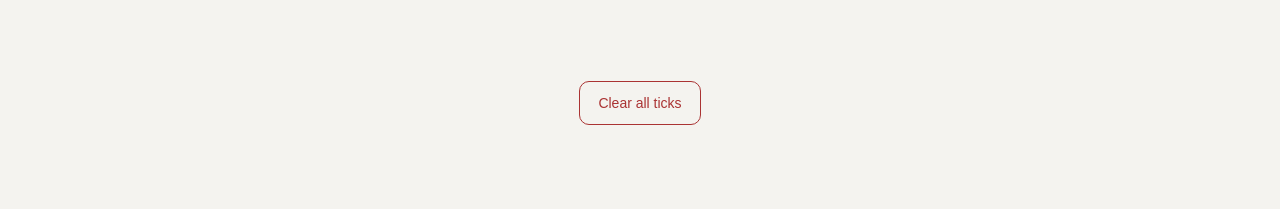
<file: docs/stanage-vs/index.html>
<!doctype html>
<html lang="en">
<head>
<meta charset="utf-8">
<meta name="viewport" content="width=device-width, initial-scale=1">
<meta name="robots" content="noindex">
<meta name="theme-color" content="#12422c">
<title>Stanage VS Challenge (1989 Guide)</title>
<link rel="manifest" href="../manifest.json">
<link rel="icon" href="../icon-192.png">
<link rel="apple-touch-icon" href="../icon-192.png">
<link rel="stylesheet" href="../style.css">
</head>
<body>
<script id="challenge-data" type="application/json">{"slug":"stanage-vs","name":"Stanage VS Challenge (1989 Guide)","targetHours":10.0,"routes":[{"slug":"heather-wall","number":1,"name":"Heather Wall","grade":"VS 4c","stars":2,"heightM":14,"sector":"Stanage Popular","leader":"Leader 1"},{"slug":"gargoyle-buttress","number":2,"name":"Gargoyle Buttress","grade":"VS 4b","stars":2,"heightM":14,"sector":"Stanage Popular","leader":"Leader 1"},{"slug":"narrow-buttress","number":3,"name":"Narrow Buttress","grade":"VS 4c","stars":2,"heightM":14,"sector":"Stanage Popular","leader":"Leader 1"},{"slug":"via-media","number":4,"name":"Via Media","grade":"VS 4c","stars":2,"heightM":10,"sector":"Stanage Popular","leader":"Leader 1"},{"slug":"central-trinity","number":5,"name":"Central Trinity","grade":"VS 4c","stars":2,"heightM":16,"sector":"Stanage Popular","leader":"Leader 1"},{"slug":"hargreaves-original","number":6,"name":"Hargreaves' Original","grade":"VS 4c","stars":3,"heightM":18,"sector":"Stanage Popular","leader":"Leader 1"},{"slug":"inverted-v","number":7,"name":"Inverted V","grade":"VS 4b","stars":3,"heightM":22,"sector":"Stanage Popular","leader":"Leader 1"},{"slug":"ellis-s-eliminate","number":8,"name":"Ellis's Eliminate","grade":"VS 4c","stars":3,"heightM":20,"sector":"Stanage Popular","leader":"Leader 1"},{"slug":"rubber-band","number":9,"name":"Rubber Band","grade":"VS 4b","stars":2,"heightM":20,"sector":"Stanage Popular","leader":"Leader 1"},{"slug":"robin-hood-s-cave-innominate","number":10,"name":"Robin Hood's Cave Innominate","grade":"VS 5a","stars":2,"heightM":14,"sector":"Stanage Popular","leader":"Leader 1"},{"slug":"twin-chimneys-buttress","number":11,"name":"Twin Chimneys Buttress","grade":"VS 4c","stars":2,"heightM":18,"sector":"Stanage Popular","leader":"Leader 2"},{"slug":"via-roof-route","number":12,"name":"Via Roof Route","grade":"HVS 5b","stars":1,"heightM":18,"sector":"Stanage Popular","leader":"Leader 2"},{"slug":"mississippi-buttress-direct","number":13,"name":"Mississippi Buttress Direct","grade":"VS 4c","stars":3,"heightM":22,"sector":"Stanage Popular","leader":"Leader 2"},{"slug":"the-louisiana-rib","number":14,"name":"The Louisiana Rib","grade":"VS 4c","stars":2,"heightM":18,"sector":"Stanage Popular","leader":"Leader 2"},{"slug":"hell-crack","number":15,"name":"Hell Crack","grade":"VS 4c","stars":3,"heightM":14,"sector":"Stanage Popular","leader":"Leader 2"},{"slug":"step-ladder-crack","number":16,"name":"Step-ladder Crack","grade":"VS 5a","stars":2,"heightM":14,"sector":"Stanage Popular","leader":"Leader 2"},{"slug":"the-nose","number":17,"name":"The Nose","grade":"VS 4c","stars":1,"heightM":12,"sector":"Stanage Popular","leader":"Leader 2"},{"slug":"the-punk","number":18,"name":"The Punk","grade":"VS 4c","stars":1,"heightM":10,"sector":"Stanage Popular","leader":"Leader 2"},{"slug":"cleft-wing-superdirect","number":19,"name":"Cleft Wing Superdirect","grade":"VS 4c","stars":1,"heightM":12,"sector":"Stanage Popular","leader":"Leader 2"},{"slug":"cleft-wing","number":20,"name":"Cleft Wing","grade":"VS 5b","stars":2,"heightM":12,"sector":"Stanage Popular","leader":"Leader 2"},{"slug":"wall-buttress","number":21,"name":"Wall Buttress","grade":"HVS 5a","stars":2,"heightM":12,"sector":"Stanage Plantation","leader":"Leader 1"},{"slug":"paradise-wall","number":22,"name":"Paradise Wall","grade":"HS 4b","stars":3,"heightM":14,"sector":"Stanage Plantation","leader":"Leader 1"},{"slug":"pegasus-wall","number":23,"name":"Pegasus Wall","grade":"VS 4c","stars":1,"heightM":12,"sector":"Stanage Plantation","leader":"Leader 1"},{"slug":"valhalla","number":24,"name":"Valhalla","grade":"VS 4c","stars":1,"heightM":10,"sector":"Stanage Plantation","leader":"Leader 1"},{"slug":"seesaw","number":25,"name":"Seesaw","grade":"VS 4c","stars":1,"heightM":14,"sector":"Stanage Plantation","leader":"Leader 1"},{"slug":"fairy-steps","number":26,"name":"Fairy Steps","grade":"VS 4a","stars":2,"heightM":16,"sector":"Stanage Plantation","leader":"Leader 1"},{"slug":"wall-end-slab","number":27,"name":"Wall End Slab","grade":"VS 5a","stars":3,"heightM":22,"sector":"Stanage Plantation","leader":"Leader 1"},{"slug":"fern-crack","number":28,"name":"Fern Crack","grade":"VS 5a","stars":3,"heightM":16,"sector":"Stanage Plantation","leader":"Leader 1"},{"slug":"count-s-crack","number":29,"name":"Count's Crack","grade":"VS 4c","stars":2,"heightM":12,"sector":"Stanage Plantation","leader":"Leader 2"},{"slug":"central-buttress","number":30,"name":"Central Buttress","grade":"VS 5a","stars":2,"heightM":16,"sector":"Stanage North","leader":"Leader 2"},{"slug":"titanic","number":31,"name":"Titanic","grade":"VS 4c","stars":3,"heightM":12,"sector":"Stanage North","leader":"Leader 2"},{"slug":"high-neb-buttress","number":32,"name":"High Neb Buttress","grade":"VS 4c","stars":3,"heightM":20,"sector":"Stanage North","leader":"Leader 2"},{"slug":"inaccessible-crack","number":33,"name":"Inaccessible Crack","grade":"VS 4c","stars":3,"heightM":16,"sector":"Stanage North","leader":"Leader 2"},{"slug":"cosmic-crack","number":34,"name":"Cosmic Crack","grade":"VS 4c","stars":2,"heightM":10,"sector":"Stanage North","leader":"Leader 2"},{"slug":"first-sister","number":35,"name":"First Sister","grade":"VS 5a","stars":2,"heightM":12,"sector":"Stanage North","leader":"Leader 2"},{"slug":"crab-crawl-arete","number":36,"name":"Crab Crawl Arete","grade":"VS 4c","stars":2,"heightM":12,"sector":"Stanage North","leader":"Leader 2"}]}</script>

<header class="topbar">
  <a class="back" href="../">‹</a>
  <div class="topbar-main">
    <h1>Stanage VS Challenge (1989 Guide)</h1>
    <div id="progress" class="progress">0/36</div>
  </div>
  <button id="theme-toggle" class="iconbtn" title="Toggle theme">◐</button>
  <button id="export" class="iconbtn" title="Export log">⇪</button>
</header>

<div id="pacing" class="pacing" hidden></div>

<main>
<section class="intro">
  <p>All the starred VS routes, 36 in total, from the 1989 definitive Stanage guide. Traditionally all routes led and seconded as a partner team in a day, no soloing. 76 stars, 538 m of climbing.</p>
  <p><a href="https://www.ukclimbing.com/logbook/ticklists/stanage_vs_challenge_1989_guide-437" target="_blank" rel="noopener">UKC ticklist ↗</a></p>
</section>

<h2 class="sector">Stanage Popular</h2>
<article class="route" data-route="heather-wall" id="r-heather-wall">
  <div class="route-head">
    <span class="num">1</span>
    <div class="route-title">
      <span class="name">Heather Wall</span>
      <span class="meta">VS 4c
        <span class="stars">★★</span>
        <span class="voted even"
          title="UKC grade votes (487): mean vs mid-VS">-0.10</span>
        · 14m
        · <a class="ukc" href="https://www.ukclimbing.com/logbook/crags/stanage_popular-104/heather_wall-10409" target="_blank" rel="noopener">UKC ↗</a>
      </span>
    </div>
    <span class="leader-chip">Leader 1</span>
  </div>
  <p class="desc">Cracked face to a deeper crack; awkward pull to a ledge and scoop, then the easy right-hand corner.</p>
  <div class="route-actions">
    <button class="tick" data-slug="heather-wall">Tick</button>
    <button class="skip" data-slug="heather-wall">Skip</button>
    <span class="status" data-slug="heather-wall"></span>
    <button class="clear" data-slug="heather-wall" hidden>Clear</button>
  </div>
</article>
<div class="transition" data-transition-after="heather-wall">
  <div class="descent">▼ Chockstone chimney at the Grotto Slab/Manchester break, just ahead. Chockstone wobbles, care.</div>
  <div class="next">→ Next: Gargoyle Buttress (VS 4b)</div>
</div>
<article class="route" data-route="gargoyle-buttress" id="r-gargoyle-buttress">
  <div class="route-head">
    <span class="num">2</span>
    <div class="route-title">
      <span class="name">Gargoyle Buttress</span>
      <span class="meta">VS 4b
        <span class="stars">★★</span>
        <span class="voted soft"
          title="UKC grade votes (335): mean vs mid-VS">-0.15</span>
        · 14m
        · <a class="ukc" href="https://www.ukclimbing.com/logbook/crags/stanage_popular-104/gargoyle_buttress-10398" target="_blank" rel="noopener">UKC ↗</a>
      </span>
    </div>
    <span class="leader-chip">Leader 1</span>
  </div>
  <p class="desc">From the right toe, break out left; careful pull on the perched block, then the arete or wall above.</p>
  <div class="route-actions">
    <button class="tick" data-slug="gargoyle-buttress">Tick</button>
    <button class="skip" data-slug="gargoyle-buttress">Skip</button>
    <span class="status" data-slug="gargoyle-buttress"></span>
    <button class="clear" data-slug="gargoyle-buttress" hidden>Clear</button>
  </div>
</article>
<div class="transition" data-transition-after="gargoyle-buttress">
  <div class="descent">▼ Walk ahead past Tippler; Avalanche Gully right of Flying Buttress, easy.</div>
  <div class="next">→ Next: Narrow Buttress (VS 4c)</div>
</div>
<article class="route" data-route="narrow-buttress" id="r-narrow-buttress">
  <div class="route-head">
    <span class="num">3</span>
    <div class="route-title">
      <span class="name">Narrow Buttress</span>
      <span class="meta">VS 4c
        <span class="stars">★★</span>
        <span class="voted even"
          title="UKC grade votes (265): mean vs mid-VS">+0.04</span>
        · 14m
        · <a class="ukc" href="https://www.ukclimbing.com/logbook/crags/stanage_popular-104/narrow_buttress-10358" target="_blank" rel="noopener">UKC ↗</a>
      </span>
    </div>
    <span class="leader-chip">Leader 1</span>
  </div>
  <p class="desc">Right arete, brief dodge to the left edge, back right to a juggy finish.</p>
  <div class="route-actions">
    <button class="tick" data-slug="narrow-buttress">Tick</button>
    <button class="skip" data-slug="narrow-buttress">Skip</button>
    <span class="status" data-slug="narrow-buttress"></span>
    <button class="clear" data-slug="narrow-buttress" hidden>Clear</button>
  </div>
</article>
<div class="transition" data-transition-after="narrow-buttress">
  <div class="descent">▼ Adjacent Rusty Wall/Hollybush gully (awkward), or Easier Descent right of Leaning Buttress behind.</div>
  <div class="next">→ Next: Via Media (VS 4c)</div>
</div>
<article class="route" data-route="via-media" id="r-via-media">
  <div class="route-head">
    <span class="num">4</span>
    <div class="route-title">
      <span class="name">Via Media</span>
      <span class="meta">VS 4c
        <span class="stars">★★</span>
        <span class="voted even"
          title="UKC grade votes (372): mean vs mid-VS">-0.04</span>
        · 10m
        · <a class="ukc" href="https://www.ukclimbing.com/logbook/crags/stanage_popular-104/via_media-10354" target="_blank" rel="noopener">UKC ↗</a>
      </span>
    </div>
    <span class="leader-chip">Leader 1</span>
  </div>
  <p class="desc">Well-protected right-hand crack into a short chockstoned chimney.</p>
  <div class="route-actions">
    <button class="tick" data-slug="via-media">Tick</button>
    <button class="skip" data-slug="via-media">Skip</button>
    <span class="status" data-slug="via-media"></span>
    <button class="clear" data-slug="via-media" hidden>Clear</button>
  </div>
</article>
<div class="transition" data-transition-after="via-media">
  <div class="descent">▼ Black Slab/Rusty Wall break, just ahead.</div>
  <div class="next">→ Next: Central Trinity (VS 4c)</div>
</div>
<article class="route" data-route="central-trinity" id="r-central-trinity">
  <div class="route-head">
    <span class="num">5</span>
    <div class="route-title">
      <span class="name">Central Trinity</span>
      <span class="meta">VS 4c
        <span class="stars">★★</span>
        <span class="voted even"
          title="UKC grade votes (400): mean vs mid-VS">-0.04</span>
        · 16m
        · <a class="ukc" href="https://www.ukclimbing.com/logbook/crags/stanage_popular-104/central_trinity-10345" target="_blank" rel="noopener">UKC ↗</a>
      </span>
    </div>
    <span class="leader-chip">Leader 1</span>
  </div>
  <p class="desc">Crack to 6 m, step left into the continuation crack (hard entry), groove to finish.</p>
  <div class="route-actions">
    <button class="tick" data-slug="central-trinity">Tick</button>
    <button class="skip" data-slug="central-trinity">Skip</button>
    <span class="status" data-slug="central-trinity"></span>
    <button class="clear" data-slug="central-trinity" hidden>Clear</button>
  </div>
</article>
<div class="transition" data-transition-after="central-trinity">
  <div class="descent">▼ Black Slab/Rusty Wall break behind; Hargreaves' is on this same slab.</div>
  <div class="next">→ Next: Hargreaves' Original (VS 4c)</div>
</div>
<article class="route" data-route="hargreaves-original" id="r-hargreaves-original">
  <div class="route-head">
    <span class="num">6</span>
    <div class="route-title">
      <span class="name">Hargreaves' Original</span>
      <span class="meta">VS 4c
        <span class="stars">★★★</span>
        <span class="voted even"
          title="UKC grade votes (582): mean vs mid-VS">+0.02</span>
        · 18m
        · <a class="ukc" href="https://www.ukclimbing.com/logbook/crags/stanage_popular-104/hargreaves_original-10340" target="_blank" rel="noopener">UKC ↗</a>
      </span>
    </div>
    <span class="leader-chip">Leader 1</span>
  </div>
  <p class="desc">Slab classic; up left from the boulder, traverse left, then the centre of the slab. Takes cams.</p>
  <div class="route-actions">
    <button class="tick" data-slug="hargreaves-original">Tick</button>
    <button class="skip" data-slug="hargreaves-original">Skip</button>
    <span class="status" data-slug="hargreaves-original"></span>
    <button class="clear" data-slug="hargreaves-original" hidden>Clear</button>
  </div>
</article>
<div class="transition" data-transition-after="hargreaves-original">
  <div class="descent">▼ Ahead to the Porthole (awkward, known accident spot) or back down the Black Slab/Rusty Wall break.</div>
  <div class="next">→ Next: Inverted V (VS 4b)</div>
</div>
<article class="route" data-route="inverted-v" id="r-inverted-v">
  <div class="route-head">
    <span class="num">7</span>
    <div class="route-title">
      <span class="name">Inverted V</span>
      <span class="meta">VS 4b
        <span class="stars">★★★</span>
        <span class="voted even"
          title="UKC grade votes (529): mean vs mid-VS">-0.10</span>
        · 22m
        · <a class="ukc" href="https://www.ukclimbing.com/logbook/crags/stanage_popular-104/inverted_v-10321" target="_blank" rel="noopener">UKC ↗</a>
      </span>
    </div>
    <span class="leader-chip">Leader 1</span>
  </div>
  <p class="desc">Polished crack and deep groove to the roof, then the exposed crack skirting it rightwards.</p>
  <div class="route-actions">
    <button class="tick" data-slug="inverted-v">Tick</button>
    <button class="skip" data-slug="inverted-v">Skip</button>
    <span class="status" data-slug="inverted-v"></span>
    <button class="clear" data-slug="inverted-v" hidden>Clear</button>
  </div>
</article>
<div class="transition" data-transition-after="inverted-v">
  <div class="descent">▼ Porthole descent, adjacent (awkward, take care).</div>
  <div class="next">→ Next: Ellis's Eliminate (VS 4c)</div>
</div>
<article class="route" data-route="ellis-s-eliminate" id="r-ellis-s-eliminate">
  <div class="route-head">
    <span class="num">8</span>
    <div class="route-title">
      <span class="name">Ellis's Eliminate</span>
      <span class="meta">VS 4c
        <span class="stars">★★★</span>
        <span class="voted stiff"
          title="UKC grade votes (230): mean vs mid-VS">+0.14</span>
        · 20m
        · <a class="ukc" href="https://www.ukclimbing.com/logbook/crags/stanage_popular-104/elliss_eliminate-10320" target="_blank" rel="noopener">UKC ↗</a>
      </span>
    </div>
    <span class="leader-chip">Leader 1</span>
  </div>
  <p class="desc">Jamming test. Traverse the break to the nose, exposed juggy arete to finish.</p>
  <div class="route-actions">
    <button class="tick" data-slug="ellis-s-eliminate">Tick</button>
    <button class="skip" data-slug="ellis-s-eliminate">Skip</button>
    <span class="status" data-slug="ellis-s-eliminate"></span>
    <button class="clear" data-slug="ellis-s-eliminate" hidden>Clear</button>
  </div>
</article>
<div class="transition" data-transition-after="ellis-s-eliminate">
  <div class="descent">▼ Porthole descent, left of the buttress (awkward, take care).</div>
  <div class="next">→ Next: Rubber Band (VS 4b)</div>
</div>
<article class="route" data-route="rubber-band" id="r-rubber-band">
  <div class="route-head">
    <span class="num">9</span>
    <div class="route-title">
      <span class="name">Rubber Band</span>
      <span class="meta">VS 4b
        <span class="stars">★★</span>
        <span class="voted even"
          title="UKC grade votes (76): mean vs mid-VS">-0.07</span>
        · 20m
        · <a class="ukc" href="https://www.ukclimbing.com/logbook/crags/stanage_popular-104/rubber_band-10310" target="_blank" rel="noopener">UKC ↗</a>
      </span>
    </div>
    <span class="leader-chip">Leader 1</span>
  </div>
  <p class="desc">Staircase start, jam left along the high break, tricky arete finish.</p>
  <div class="route-actions">
    <button class="tick" data-slug="rubber-band">Tick</button>
    <button class="skip" data-slug="rubber-band">Skip</button>
    <span class="status" data-slug="rubber-band"></span>
    <button class="clear" data-slug="rubber-band" hidden>Clear</button>
  </div>
</article>
<div class="transition" data-transition-after="rubber-band">
  <div class="descent">▼ Porthole behind, or continue to the Robin Hood's Cave break ahead and drop back to the base.</div>
  <div class="next">→ Next: Robin Hood's Cave Innominate (VS 5a)</div>
</div>
<article class="route" data-route="robin-hood-s-cave-innominate" id="r-robin-hood-s-cave-innominate">
  <div class="route-head">
    <span class="num">10</span>
    <div class="route-title">
      <span class="name">Robin Hood's Cave Innominate</span>
      <span class="meta">VS 5a
        <span class="stars">★★</span>
        <span class="voted stiff"
          title="UKC grade votes (136): mean vs mid-VS">+0.25</span>
        · 14m
        · <a class="ukc" href="https://www.ukclimbing.com/logbook/crags/stanage_popular-104/robin_hoods_cave_innominate-10300" target="_blank" rel="noopener">UKC ↗</a>
      </span>
    </div>
    <span class="leader-chip">Leader 1</span>
  </div>
  <p class="desc">Thin finger-crack, delicate entry from the left (or hard direct mantel); slick feet up to the cave.</p>
  <div class="route-actions">
    <button class="tick" data-slug="robin-hood-s-cave-innominate">Tick</button>
    <button class="skip" data-slug="robin-hood-s-cave-innominate">Skip</button>
    <span class="status" data-slug="robin-hood-s-cave-innominate"></span>
    <button class="clear" data-slug="robin-hood-s-cave-innominate" hidden>Clear</button>
  </div>
</article>
<div class="transition" data-transition-after="robin-hood-s-cave-innominate">
  <div class="descent">▼ Break between Robin Hood's Cave and Twin Chimneys, just ahead.</div>
  <div class="next">→ Next: Twin Chimneys Buttress (VS 4c)</div>
</div>
<div class="changeover">⇅ Changeover — Leader 2 leads</div>
<article class="route" data-route="twin-chimneys-buttress" id="r-twin-chimneys-buttress">
  <div class="route-head">
    <span class="num">11</span>
    <div class="route-title">
      <span class="name">Twin Chimneys Buttress</span>
      <span class="meta">VS 4c
        <span class="stars">★★</span>
        <span class="voted stiff"
          title="UKC grade votes (138): mean vs mid-VS">+0.14</span>
        · 18m
        · <a class="ukc" href="https://www.ukclimbing.com/logbook/crags/stanage_popular-104/twin_chimneys_buttress-10278" target="_blank" rel="noopener">UKC ↗</a>
      </span>
    </div>
    <span class="leader-chip">Leader 2</span>
  </div>
  <p class="desc">Blunt arete with a bold slippery start and a detached block; eases above.</p>
  <div class="route-actions">
    <button class="tick" data-slug="twin-chimneys-buttress">Tick</button>
    <button class="skip" data-slug="twin-chimneys-buttress">Skip</button>
    <span class="status" data-slug="twin-chimneys-buttress"></span>
    <button class="clear" data-slug="twin-chimneys-buttress" hidden>Clear</button>
  </div>
</article>
<div class="transition" data-transition-after="twin-chimneys-buttress">
  <div class="descent">▼ Same buttress as Via Roof Route; break behind (Robin Hood's Cave side) if needed.</div>
  <div class="next">→ Next: Via Roof Route (HVS 5b)</div>
</div>
<article class="route" data-route="via-roof-route" id="r-via-roof-route">
  <div class="route-head">
    <span class="num">12</span>
    <div class="route-title">
      <span class="name">Via Roof Route</span>
      <span class="meta">HVS 5b
        <span class="stars">★</span>
        <span class="voted stiff"
          title="UKC grade votes (25): mean vs mid-VS">+0.95</span>
        · 18m
        · <a class="ukc" href="https://www.ukclimbing.com/logbook/crags/stanage_popular-104/via_roof_route-30273" target="_blank" rel="noopener">UKC ↗</a>
      </span>
    </div>
    <span class="leader-chip">Leader 2</span>
  </div>
  <p class="desc">Hard thin crack into the cave, out to the roof, swing right to the easier wall.</p>
  <div class="route-actions">
    <button class="tick" data-slug="via-roof-route">Tick</button>
    <button class="skip" data-slug="via-roof-route">Skip</button>
    <span class="status" data-slug="via-roof-route"></span>
    <button class="clear" data-slug="via-roof-route" hidden>Clear</button>
  </div>
</article>
<div class="transition" data-transition-after="via-roof-route">
  <div class="descent">▼ Balcony descent ahead (often green) or the pinnacle gap just beyond.</div>
  <div class="next">→ Next: Mississippi Buttress Direct (VS 4c)</div>
</div>
<article class="route" data-route="mississippi-buttress-direct" id="r-mississippi-buttress-direct">
  <div class="route-head">
    <span class="num">13</span>
    <div class="route-title">
      <span class="name">Mississippi Buttress Direct</span>
      <span class="meta">VS 4c
        <span class="stars">★★★</span>
        <span class="voted even"
          title="UKC grade votes (503): mean vs mid-VS">+0.03</span>
        · 22m
        · <a class="ukc" href="https://www.ukclimbing.com/logbook/crags/stanage_popular-104/mississippi_buttress_direct-10252" target="_blank" rel="noopener">UKC ↗</a>
      </span>
    </div>
    <span class="leader-chip">Leader 2</span>
  </div>
  <p class="desc">Leaning groove, awkward bulge, then the great flake crack, easing gradually.</p>
  <div class="route-actions">
    <button class="tick" data-slug="mississippi-buttress-direct">Tick</button>
    <button class="skip" data-slug="mississippi-buttress-direct">Skip</button>
    <span class="status" data-slug="mississippi-buttress-direct"></span>
    <button class="clear" data-slug="mississippi-buttress-direct" hidden>Clear</button>
  </div>
</article>
<div class="transition" data-transition-after="mississippi-buttress-direct">
  <div class="descent">▼ Mississippi/Heaven Crack gully, left of the buttress; Louisiana Rib is on this buttress.</div>
  <div class="next">→ Next: The Louisiana Rib (VS 4c)</div>
</div>
<article class="route" data-route="the-louisiana-rib" id="r-the-louisiana-rib">
  <div class="route-head">
    <span class="num">14</span>
    <div class="route-title">
      <span class="name">The Louisiana Rib</span>
      <span class="meta">VS 4c
        <span class="stars">★★</span>
        <span class="voted even"
          title="UKC grade votes (173): mean vs mid-VS">+0.02</span>
        · 18m
        · <a class="ukc" href="https://www.ukclimbing.com/logbook/crags/stanage_popular-104/the_louisiana_rib-10247" target="_blank" rel="noopener">UKC ↗</a>
      </span>
    </div>
    <span class="leader-chip">Leader 2</span>
  </div>
  <p class="desc">Crack, traverse to the right arete, awkwardly up its left side, back left to finish.</p>
  <div class="route-actions">
    <button class="tick" data-slug="the-louisiana-rib">Tick</button>
    <button class="skip" data-slug="the-louisiana-rib">Skip</button>
    <span class="status" data-slug="the-louisiana-rib"></span>
    <button class="clear" data-slug="the-louisiana-rib" hidden>Clear</button>
  </div>
</article>
<div class="transition" data-transition-after="the-louisiana-rib">
  <div class="descent">▼ Mississippi/Heaven Crack gully, adjacent.</div>
  <div class="next">→ Next: Hell Crack (VS 4c)</div>
</div>
<article class="route" data-route="hell-crack" id="r-hell-crack">
  <div class="route-head">
    <span class="num">15</span>
    <div class="route-title">
      <span class="name">Hell Crack</span>
      <span class="meta">VS 4c
        <span class="stars">★★★</span>
        <span class="voted even"
          title="UKC grade votes (251): mean vs mid-VS">+0.03</span>
        · 14m
        · <a class="ukc" href="https://www.ukclimbing.com/logbook/crags/stanage_popular-104/hell_crack-10243" target="_blank" rel="noopener">UKC ↗</a>
      </span>
    </div>
    <span class="leader-chip">Leader 2</span>
  </div>
  <p class="desc">The bulging jam crack, direct. Overhang crux low down, well protected.</p>
  <div class="route-actions">
    <button class="tick" data-slug="hell-crack">Tick</button>
    <button class="skip" data-slug="hell-crack">Skip</button>
    <span class="status" data-slug="hell-crack"></span>
    <button class="clear" data-slug="hell-crack" hidden>Clear</button>
  </div>
</article>
<div class="transition" data-transition-after="hell-crack">
  <div class="descent">▼ Heaven Crack descent gully behind the buttress's right end; Step-ladder is on this buttress.</div>
  <div class="next">→ Next: Step-ladder Crack (VS 5a)</div>
</div>
<article class="route" data-route="step-ladder-crack" id="r-step-ladder-crack">
  <div class="route-head">
    <span class="num">16</span>
    <div class="route-title">
      <span class="name">Step-ladder Crack</span>
      <span class="meta">VS 5a
        <span class="stars">★★</span>
        <span class="voted stiff"
          title="UKC grade votes (170): mean vs mid-VS">+0.30</span>
        · 14m
        · <a class="ukc" href="https://www.ukclimbing.com/logbook/crags/stanage_popular-104/step-ladder_crack-10241" target="_blank" rel="noopener">UKC ↗</a>
      </span>
    </div>
    <span class="leader-chip">Leader 2</span>
  </div>
  <p class="desc">Awkward pull into the hanging crack right of Devil's Chimney, hard move, then rightwards to finish.</p>
  <div class="route-actions">
    <button class="tick" data-slug="step-ladder-crack">Tick</button>
    <button class="skip" data-slug="step-ladder-crack">Skip</button>
    <span class="status" data-slug="step-ladder-crack"></span>
    <button class="clear" data-slug="step-ladder-crack" hidden>Clear</button>
  </div>
</article>
<div class="transition" data-transition-after="step-ladder-crack">
  <div class="descent">▼ Heaven Crack gully behind, then walk the base to Martello.</div>
  <div class="next">→ Next: The Nose (VS 4c)</div>
</div>
<article class="route" data-route="the-nose" id="r-the-nose">
  <div class="route-head">
    <span class="num">17</span>
    <div class="route-title">
      <span class="name">The Nose</span>
      <span class="meta">VS 4c
        <span class="stars">★</span>
        <span class="voted stiff"
          title="UKC grade votes (101): mean vs mid-VS">+0.13</span>
        · 12m
        · <a class="ukc" href="https://www.ukclimbing.com/logbook/crags/stanage_popular-104/the_nose-10218" target="_blank" rel="noopener">UKC ↗</a>
      </span>
    </div>
    <span class="leader-chip">Leader 2</span>
  </div>
  <p class="desc">Pumpy hand-traverse right along the low break to the arete.</p>
  <div class="route-actions">
    <button class="tick" data-slug="the-nose">Tick</button>
    <button class="skip" data-slug="the-nose">Skip</button>
    <span class="status" data-slug="the-nose"></span>
    <button class="clear" data-slug="the-nose" hidden>Clear</button>
  </div>
</article>
<div class="transition" data-transition-after="the-nose">
  <div class="descent">▼ Martello/Verandah break, just ahead (marked from both sides).</div>
  <div class="next">→ Next: The Punk (VS 4c)</div>
</div>
<article class="route" data-route="the-punk" id="r-the-punk">
  <div class="route-head">
    <span class="num">18</span>
    <div class="route-title">
      <span class="name">The Punk</span>
      <span class="meta">VS 4c
        <span class="stars">★</span>
        <span class="voted stiff"
          title="UKC grade votes (29): mean vs mid-VS">+0.25</span>
        · 10m
        · <a class="ukc" href="https://www.ukclimbing.com/logbook/crags/stanage_popular-104/the_punk-10194" target="_blank" rel="noopener">UKC ↗</a>
      </span>
    </div>
    <span class="leader-chip">Leader 2</span>
  </div>
  <p class="desc">Hanging crack on the north face, hand-traversed in from the gully. Mind the ropework.</p>
  <div class="route-actions">
    <button class="tick" data-slug="the-punk">Tick</button>
    <button class="skip" data-slug="the-punk">Skip</button>
    <span class="status" data-slug="the-punk"></span>
    <button class="clear" data-slug="the-punk" hidden>Clear</button>
  </div>
</article>
<div class="transition" data-transition-after="the-punk">
  <div class="descent">▼ TBD: nothing marked at BAW's Crawl. Verandah break behind or first Plantation break ahead.</div>
  <div class="next">→ Next: Cleft Wing Superdirect (VS 4c)</div>
</div>
<article class="route" data-route="cleft-wing-superdirect" id="r-cleft-wing-superdirect">
  <div class="route-head">
    <span class="num">19</span>
    <div class="route-title">
      <span class="name">Cleft Wing Superdirect</span>
      <span class="meta">VS 4c
        <span class="stars">★</span>
        <span class="voted stiff"
          title="UKC grade votes (37): mean vs mid-VS">+0.27</span>
        · 12m
        · <a class="ukc" href="https://www.ukclimbing.com/logbook/crags/stanage_popular-104/cleft_wing_superdirect-10192" target="_blank" rel="noopener">UKC ↗</a>
      </span>
    </div>
    <span class="leader-chip">Leader 2</span>
  </div>
  <p class="desc">Into the gloomy recess, hand-traverse the overhanging wall, swing round the arete. Feels bold.</p>
  <div class="route-actions">
    <button class="tick" data-slug="cleft-wing-superdirect">Tick</button>
    <button class="skip" data-slug="cleft-wing-superdirect">Skip</button>
    <span class="status" data-slug="cleft-wing-superdirect"></span>
    <button class="clear" data-slug="cleft-wing-superdirect" hidden>Clear</button>
  </div>
</article>
<div class="transition" data-transition-after="cleft-wing-superdirect">
  <div class="descent">▼ Same buttress as Cleft Wing; walk the top.</div>
  <div class="next">→ Next: Cleft Wing (VS 5b)</div>
</div>
<article class="route" data-route="cleft-wing" id="r-cleft-wing">
  <div class="route-head">
    <span class="num">20</span>
    <div class="route-title">
      <span class="name">Cleft Wing</span>
      <span class="meta">VS 5b
        <span class="stars">★★</span>
        <span class="voted stiff"
          title="UKC grade votes (58): mean vs mid-VS">+0.25</span>
        · 12m
        · <a class="ukc" href="https://www.ukclimbing.com/logbook/crags/stanage_popular-104/cleft_wing-10191" target="_blank" rel="noopener">UKC ↗</a>
      </span>
    </div>
    <span class="leader-chip">Leader 2</span>
  </div>
  <p class="desc">Flake to the roof, flop across the gap, swing round the arete. Weird; unkind to the short.</p>
  <div class="route-actions">
    <button class="tick" data-slug="cleft-wing">Tick</button>
    <button class="skip" data-slug="cleft-wing">Skip</button>
    <span class="status" data-slug="cleft-wing"></span>
    <button class="clear" data-slug="cleft-wing" hidden>Clear</button>
  </div>
</article>
<div class="transition" data-transition-after="cleft-wing">
  <div class="descent">▼ TBD: nothing marked at Dover's Wall. Head for Plantation; towers descent at Away from it All or Unconquerables ends.</div>
  <div class="next">→ Next: Wall Buttress (HVS 5a)</div>
</div>
<h2 class="sector">Stanage Plantation</h2>
<div class="changeover">⇅ Changeover — Leader 1 leads</div>
<article class="route" data-route="wall-buttress" id="r-wall-buttress">
  <div class="route-head">
    <span class="num">21</span>
    <div class="route-title">
      <span class="name">Wall Buttress</span>
      <span class="meta">HVS 5a
        <span class="stars">★★</span>
        <span class="voted stiff"
          title="UKC grade votes (197): mean vs mid-VS">+0.70</span>
        · 12m
        · <a class="ukc" href="https://www.ukclimbing.com/logbook/crags/stanage_plantation-101/wall_buttress-10160" target="_blank" rel="noopener">UKC ↗</a>
      </span>
    </div>
    <span class="leader-chip">Leader 1</span>
  </div>
  <p class="desc">Slanting layback then an improvised wide grovel, or the better centre jam crack.</p>
  <div class="route-actions">
    <button class="tick" data-slug="wall-buttress">Tick</button>
    <button class="skip" data-slug="wall-buttress">Skip</button>
    <span class="status" data-slug="wall-buttress"></span>
    <button class="clear" data-slug="wall-buttress" hidden>Clear</button>
  </div>
</article>
<div class="transition" data-transition-after="wall-buttress">
  <div class="descent">▼ Namenlos left end, just ahead.</div>
  <div class="next">→ Next: Paradise Wall (HS 4b)</div>
</div>
<article class="route" data-route="paradise-wall" id="r-paradise-wall">
  <div class="route-head">
    <span class="num">22</span>
    <div class="route-title">
      <span class="name">Paradise Wall</span>
      <span class="meta">HS 4b
        <span class="stars">★★★</span>
        <span class="voted soft"
          title="UKC grade votes (536): mean vs mid-VS">-0.59</span>
        · 14m
        · <a class="ukc" href="https://www.ukclimbing.com/logbook/crags/stanage_plantation-101/paradise_wall-10138" target="_blank" rel="noopener">UKC ↗</a>
      </span>
    </div>
    <span class="leader-chip">Leader 1</span>
  </div>
  <p class="desc">Parallel jam cracks merging into one. Well protected; the soft touch of the list.</p>
  <div class="route-actions">
    <button class="tick" data-slug="paradise-wall">Tick</button>
    <button class="skip" data-slug="paradise-wall">Skip</button>
    <span class="status" data-slug="paradise-wall"></span>
    <button class="clear" data-slug="paradise-wall" hidden>Clear</button>
  </div>
</article>
<div class="transition" data-transition-after="paradise-wall">
  <div class="descent">▼ Paradise Wall left end, adjacent.</div>
  <div class="next">→ Next: Pegasus Wall (VS 4c)</div>
</div>
<article class="route" data-route="pegasus-wall" id="r-pegasus-wall">
  <div class="route-head">
    <span class="num">23</span>
    <div class="route-title">
      <span class="name">Pegasus Wall</span>
      <span class="meta">VS 4c
        <span class="stars">★</span>
        <span class="voted soft"
          title="UKC grade votes (211): mean vs mid-VS">-0.28</span>
        · 12m
        · <a class="ukc" href="https://www.ukclimbing.com/logbook/crags/stanage_plantation-101/pegasus_wall-10131" target="_blank" rel="noopener">UKC ↗</a>
      </span>
    </div>
    <span class="leader-chip">Leader 1</span>
  </div>
  <p class="desc">Thin leftward cracks, awkward to reach, kinking right then left.</p>
  <div class="route-actions">
    <button class="tick" data-slug="pegasus-wall">Tick</button>
    <button class="skip" data-slug="pegasus-wall">Skip</button>
    <span class="status" data-slug="pegasus-wall"></span>
    <button class="clear" data-slug="pegasus-wall" hidden>Clear</button>
  </div>
</article>
<div class="transition" data-transition-after="pegasus-wall">
  <div class="descent">▼ Same wall as Valhalla; walk the top.</div>
  <div class="next">→ Next: Valhalla (VS 4c)</div>
</div>
<article class="route" data-route="valhalla" id="r-valhalla">
  <div class="route-head">
    <span class="num">24</span>
    <div class="route-title">
      <span class="name">Valhalla</span>
      <span class="meta">VS 4c
        <span class="stars">★</span>
        <span class="voted even"
          title="UKC grade votes (110): mean vs mid-VS">+0.03</span>
        · 10m
        · <a class="ukc" href="https://www.ukclimbing.com/logbook/crags/stanage_plantation-101/valhalla-10130" target="_blank" rel="noopener">UKC ↗</a>
      </span>
    </div>
    <span class="leader-chip">Leader 1</span>
  </div>
  <p class="desc">Straight crack gained from the left over a tricky wall. Short; jam or layback.</p>
  <div class="route-actions">
    <button class="tick" data-slug="valhalla">Tick</button>
    <button class="skip" data-slug="valhalla">Skip</button>
    <span class="status" data-slug="valhalla"></span>
    <button class="clear" data-slug="valhalla" hidden>Clear</button>
  </div>
</article>
<div class="transition" data-transition-after="valhalla">
  <div class="descent">▼ TBD: nothing marked on Pegasus Wall. Paradise left end behind, or informal break ahead.</div>
  <div class="next">→ Next: Seesaw (VS 4c)</div>
</div>
<article class="route" data-route="seesaw" id="r-seesaw">
  <div class="route-head">
    <span class="num">25</span>
    <div class="route-title">
      <span class="name">Seesaw</span>
      <span class="meta">VS 4c
        <span class="stars">★</span>
        <span class="voted stiff"
          title="UKC grade votes (40): mean vs mid-VS">+0.15</span>
        · 14m
        · <a class="ukc" href="https://www.ukclimbing.com/logbook/crags/stanage_plantation-101/seesaw-10121" target="_blank" rel="noopener">UKC ↗</a>
      </span>
    </div>
    <span class="leader-chip">Leader 1</span>
  </div>
  <p class="desc">Left arete of the slab, from the left.</p>
  <div class="route-actions">
    <button class="tick" data-slug="seesaw">Tick</button>
    <button class="skip" data-slug="seesaw">Skip</button>
    <span class="status" data-slug="seesaw"></span>
    <button class="clear" data-slug="seesaw" hidden>Clear</button>
  </div>
</article>
<div class="transition" data-transition-after="seesaw">
  <div class="descent">▼ TBD: nothing marked at Hathersage Trip. Strangler-area descents if on the upper tier, else continue to the Fairy Steps notch.</div>
  <div class="next">→ Next: Fairy Steps (VS 4a)</div>
</div>
<article class="route" data-route="fairy-steps" id="r-fairy-steps">
  <div class="route-head">
    <span class="num">26</span>
    <div class="route-title">
      <span class="name">Fairy Steps</span>
      <span class="meta">VS 4a
        <span class="stars">★★</span>
        <span class="voted soft"
          title="UKC grade votes (136): mean vs mid-VS">-0.18</span>
        · 16m
        · <a class="ukc" href="https://www.ukclimbing.com/logbook/crags/stanage_plantation-101/fairy_steps-10071" target="_blank" rel="noopener">UKC ↗</a>
      </span>
    </div>
    <span class="leader-chip">Leader 1</span>
  </div>
  <p class="desc">Delicate foot-traverse out left across the smooth wall. Not a place to wobble.</p>
  <div class="route-actions">
    <button class="tick" data-slug="fairy-steps">Tick</button>
    <button class="skip" data-slug="fairy-steps">Skip</button>
    <span class="status" data-slug="fairy-steps"></span>
    <button class="clear" data-slug="fairy-steps" hidden>Clear</button>
  </div>
</article>
<div class="transition" data-transition-after="fairy-steps">
  <div class="descent">▼ Notch immediately right of the buttress, then along the base.</div>
  <div class="next">→ Next: Wall End Slab (VS 5a)</div>
</div>
<article class="route" data-route="wall-end-slab" id="r-wall-end-slab">
  <div class="route-head">
    <span class="num">27</span>
    <div class="route-title">
      <span class="name">Wall End Slab</span>
      <span class="meta">VS 5a
        <span class="stars">★★★</span>
        <span class="voted even"
          title="UKC grade votes (232): mean vs mid-VS">+0.00</span>
        · 22m
        · <a class="ukc" href="https://www.ukclimbing.com/logbook/crags/stanage_plantation-101/wall_end_slab-10052" target="_blank" rel="noopener">UKC ↗</a>
      </span>
    </div>
    <span class="leader-chip">Leader 1</span>
  </div>
  <p class="desc">Chipped slab start, bulge right of the arete, step-down traverse to the right arete. Bold easy finish.</p>
  <div class="route-actions">
    <button class="tick" data-slug="wall-end-slab">Tick</button>
    <button class="skip" data-slug="wall-end-slab">Skip</button>
    <span class="status" data-slug="wall-end-slab"></span>
    <button class="clear" data-slug="wall-end-slab" hidden>Clear</button>
  </div>
</article>
<div class="transition" data-transition-after="wall-end-slab">
  <div class="descent">▼ Adjacent gap right of the slab (marked awkward), or walk the top to Fern Crack buttress.</div>
  <div class="next">→ Next: Fern Crack (VS 5a)</div>
</div>
<article class="route" data-route="fern-crack" id="r-fern-crack">
  <div class="route-head">
    <span class="num">28</span>
    <div class="route-title">
      <span class="name">Fern Crack</span>
      <span class="meta">VS 5a
        <span class="stars">★★★</span>
        <span class="voted stiff"
          title="UKC grade votes (246): mean vs mid-VS">+0.33</span>
        · 16m
        · <a class="ukc" href="https://www.ukclimbing.com/logbook/crags/stanage_plantation-101/fern_crack-10048" target="_blank" rel="noopener">UKC ↗</a>
      </span>
    </div>
    <span class="leader-chip">Leader 1</span>
  </div>
  <p class="desc">The long crack. Slippery start, two awkward wide sections; stiff for the grade.</p>
  <div class="route-actions">
    <button class="tick" data-slug="fern-crack">Tick</button>
    <button class="skip" data-slug="fern-crack">Skip</button>
    <span class="status" data-slug="fern-crack"></span>
    <button class="clear" data-slug="fern-crack" hidden>Clear</button>
  </div>
</article>
<div class="transition" data-transition-after="fern-crack">
  <div class="descent">▼ Fern buttress left end, just ahead; more options at the D.I.Y. Area.</div>
  <div class="next">→ Next: Count's Crack (VS 4c)</div>
</div>
<div class="changeover">⇅ Changeover — Leader 2 leads</div>
<article class="route" data-route="count-s-crack" id="r-count-s-crack">
  <div class="route-head">
    <span class="num">29</span>
    <div class="route-title">
      <span class="name">Count's Crack</span>
      <span class="meta">VS 4c
        <span class="stars">★★</span>
        <span class="voted stiff"
          title="UKC grade votes (96): mean vs mid-VS">+0.16</span>
        · 12m
        · <a class="ukc" href="https://www.ukclimbing.com/logbook/crags/stanage_plantation-101/counts_crack-10022" target="_blank" rel="noopener">UKC ↗</a>
      </span>
    </div>
    <span class="leader-chip">Leader 2</span>
  </div>
  <p class="desc">Short traverse in from the right to the side-wall crack; classic jamming.</p>
  <div class="route-actions">
    <button class="tick" data-slug="count-s-crack">Tick</button>
    <button class="skip" data-slug="count-s-crack">Skip</button>
    <span class="status" data-slug="count-s-crack"></span>
    <button class="clear" data-slug="count-s-crack" hidden>Clear</button>
  </div>
</article>
<div class="transition" data-transition-after="count-s-crack">
  <div class="descent">▼ Count's Buttress left end, adjacent.</div>
  <div class="next">→ Next: Central Buttress (VS 5a)</div>
</div>
<h2 class="sector">Stanage North</h2>
<article class="route" data-route="central-buttress" id="r-central-buttress">
  <div class="route-head">
    <span class="num">30</span>
    <div class="route-title">
      <span class="name">Central Buttress</span>
      <span class="meta">VS 5a
        <span class="stars">★★</span>
        <span class="voted stiff"
          title="UKC grade votes (53): mean vs mid-VS">+0.34</span>
        · 16m
        · <a class="ukc" href="https://www.ukclimbing.com/logbook/crags/stanage_north-99/central_buttress-51819" target="_blank" rel="noopener">UKC ↗</a>
      </span>
    </div>
    <span class="leader-chip">Leader 2</span>
  </div>
  <p class="desc">Right past the roof, powerful pull left through the bulge, then a padding slab.</p>
  <div class="route-actions">
    <button class="tick" data-slug="central-buttress">Tick</button>
    <button class="skip" data-slug="central-buttress">Skip</button>
    <span class="status" data-slug="central-buttress"></span>
    <button class="clear" data-slug="central-buttress" hidden>Clear</button>
  </div>
</article>
<div class="transition" data-transition-after="central-buttress">
  <div class="descent">▼ Enclosure Buttress left end, just ahead.</div>
  <div class="next">→ Next: Titanic (VS 4c)</div>
</div>
<article class="route" data-route="titanic" id="r-titanic">
  <div class="route-head">
    <span class="num">31</span>
    <div class="route-title">
      <span class="name">Titanic</span>
      <span class="meta">VS 4c
        <span class="stars">★★★</span>
        <span class="voted even"
          title="UKC grade votes (106): mean vs mid-VS">+0.05</span>
        · 12m
        · <a class="ukc" href="https://www.ukclimbing.com/logbook/crags/stanage_north-99/titanic-55125" target="_blank" rel="noopener">UKC ↗</a>
      </span>
    </div>
    <span class="leader-chip">Leader 2</span>
  </div>
  <p class="desc">Groove, traverse right to the arete, unlikely moves, final crack. Exciting finish.</p>
  <div class="route-actions">
    <button class="tick" data-slug="titanic">Tick</button>
    <button class="skip" data-slug="titanic">Skip</button>
    <span class="status" data-slug="titanic"></span>
    <button class="clear" data-slug="titanic" hidden>Clear</button>
  </div>
</article>
<div class="transition" data-transition-after="titanic">
  <div class="descent">▼ Titanic buttress left end, just ahead (Blockhead break variant is awkward).</div>
  <div class="next">→ Next: High Neb Buttress (VS 4c)</div>
</div>
<article class="route" data-route="high-neb-buttress" id="r-high-neb-buttress">
  <div class="route-head">
    <span class="num">32</span>
    <div class="route-title">
      <span class="name">High Neb Buttress</span>
      <span class="meta">VS 4c
        <span class="stars">★★★</span>
        <span class="voted even"
          title="UKC grade votes (462): mean vs mid-VS">+0.06</span>
        · 20m
        · <a class="ukc" href="https://www.ukclimbing.com/logbook/crags/stanage_north-99/high_neb_buttress-9995" target="_blank" rel="noopener">UKC ↗</a>
      </span>
    </div>
    <span class="leader-chip">Leader 2</span>
  </div>
  <p class="desc">Rib to a ledge, crucial mantel onto the slab, airy arete.</p>
  <div class="route-actions">
    <button class="tick" data-slug="high-neb-buttress">Tick</button>
    <button class="skip" data-slug="high-neb-buttress">Skip</button>
    <span class="status" data-slug="high-neb-buttress"></span>
    <button class="clear" data-slug="high-neb-buttress" hidden>Clear</button>
  </div>
</article>
<div class="transition" data-transition-after="high-neb-buttress">
  <div class="descent">▼ Marked scramble-descent notch immediately right of the buttress, then the base.</div>
  <div class="next">→ Next: Inaccessible Crack (VS 4c)</div>
</div>
<article class="route" data-route="inaccessible-crack" id="r-inaccessible-crack">
  <div class="route-head">
    <span class="num">33</span>
    <div class="route-title">
      <span class="name">Inaccessible Crack</span>
      <span class="meta">VS 4c
        <span class="stars">★★★</span>
        <span class="voted even"
          title="UKC grade votes (293): mean vs mid-VS">-0.02</span>
        · 16m
        · <a class="ukc" href="https://www.ukclimbing.com/logbook/crags/stanage_north-99/inaccessible_crack-9981" target="_blank" rel="noopener">UKC ↗</a>
      </span>
    </div>
    <span class="leader-chip">Leader 2</span>
  </div>
  <p class="desc">Crack from the recess's right edge to its end, then traverse left to finish.</p>
  <div class="route-actions">
    <button class="tick" data-slug="inaccessible-crack">Tick</button>
    <button class="skip" data-slug="inaccessible-crack">Skip</button>
    <span class="status" data-slug="inaccessible-crack"></span>
    <button class="clear" data-slug="inaccessible-crack" hidden>Clear</button>
  </div>
</article>
<div class="transition" data-transition-after="inaccessible-crack">
  <div class="descent">▼ Green groove just left of Inaccessible Slab, the easiest way off.</div>
  <div class="next">→ Next: Cosmic Crack (VS 4c)</div>
</div>
<article class="route" data-route="cosmic-crack" id="r-cosmic-crack">
  <div class="route-head">
    <span class="num">34</span>
    <div class="route-title">
      <span class="name">Cosmic Crack</span>
      <span class="meta">VS 4c
        <span class="stars">★★</span>
        <span class="voted soft"
          title="UKC grade votes (206): mean vs mid-VS">-0.25</span>
        · 10m
        · <a class="ukc" href="https://www.ukclimbing.com/logbook/crags/stanage_north-99/cosmic_crack-9948" target="_blank" rel="noopener">UKC ↗</a>
      </span>
    </div>
    <span class="leader-chip">Leader 2</span>
  </div>
  <p class="desc">Right-hand crack, good laybacking; soft for the grade.</p>
  <div class="route-actions">
    <button class="tick" data-slug="cosmic-crack">Tick</button>
    <button class="skip" data-slug="cosmic-crack">Skip</button>
    <span class="status" data-slug="cosmic-crack"></span>
    <button class="clear" data-slug="cosmic-crack" hidden>Clear</button>
  </div>
</article>
<div class="transition" data-transition-after="cosmic-crack">
  <div class="descent">▼ Cosmic buttress left end, just ahead.</div>
  <div class="next">→ Next: First Sister (VS 5a)</div>
</div>
<article class="route" data-route="first-sister" id="r-first-sister">
  <div class="route-head">
    <span class="num">35</span>
    <div class="route-title">
      <span class="name">First Sister</span>
      <span class="meta">VS 5a
        <span class="stars">★★</span>
        <span class="voted stiff"
          title="UKC grade votes (140): mean vs mid-VS">+0.31</span>
        · 12m
        · <a class="ukc" href="https://www.ukclimbing.com/logbook/crags/stanage_north-99/first_sister-9921" target="_blank" rel="noopener">UKC ↗</a>
      </span>
    </div>
    <span class="leader-chip">Leader 2</span>
  </div>
  <p class="desc">Left-hand of the twin cracks. Thin below, good jams above, awkward top-out.</p>
  <div class="route-actions">
    <button class="tick" data-slug="first-sister">Tick</button>
    <button class="skip" data-slug="first-sister">Skip</button>
    <span class="status" data-slug="first-sister"></span>
    <button class="clear" data-slug="first-sister" hidden>Clear</button>
  </div>
</article>
<div class="transition" data-transition-after="first-sister">
  <div class="descent">▼ Sisters wall right end, adjacent, or the Marble Wall breaks en route.</div>
  <div class="next">→ Next: Crab Crawl Arete (VS 4c)</div>
</div>
<article class="route" data-route="crab-crawl-arete" id="r-crab-crawl-arete">
  <div class="route-head">
    <span class="num">36</span>
    <div class="route-title">
      <span class="name">Crab Crawl Arete</span>
      <span class="meta">VS 4c
        <span class="stars">★★</span>
        <span class="voted even"
          title="UKC grade votes (109): mean vs mid-VS">-0.04</span>
        · 12m
        · <a class="ukc" href="https://www.ukclimbing.com/logbook/crags/stanage_north-99/crab_crawl_arete-9872" target="_blank" rel="noopener">UKC ↗</a>
      </span>
    </div>
    <span class="leader-chip">Leader 2</span>
  </div>
  <p class="desc">The arete throughout; balancy and a touch reachy.</p>
  <div class="route-actions">
    <button class="tick" data-slug="crab-crawl-arete">Tick</button>
    <button class="skip" data-slug="crab-crawl-arete">Skip</button>
    <span class="status" data-slug="crab-crawl-arete"></span>
    <button class="clear" data-slug="crab-crawl-arete" hidden>Clear</button>
  </div>
</article>
<div class="transition finish" data-transition-after="crab-crawl-arete">
  <div class="descent">▼ Stanage End left end. Walk off, you're done.</div>
  <div class="next">🏁 That's the lot.</div>
</div>

<div class="page-actions">
  <button id="clear-all">Clear all ticks</button>
</div>
</main>

<div id="topo-overlay" hidden>
  <button id="topo-close">✕ Close</button>
  <div class="overlay-scroll"><img id="topo-full" alt="Topo"></div>
</div>

<dialog id="export-dialog">
  <h2>Day log</h2>
  <textarea id="export-text" readonly rows="14"></textarea>
  <div class="dialog-actions">
    <button id="export-copy">Copy</button>
    <button id="export-close">Close</button>
  </div>
</dialog>

<script src="../app.js"></script>
</body>
</html>
</file>
<file: docs/style.css>
:root {
  --bg: #f4f3ef;
  --card: #ffffff;
  --text: #1b1d1c;
  --muted: #5d635f;
  --accent: #12422c;
  --accent-text: #ffffff;
  --done-bg: #e2efe6;
  --skip-bg: #ececea;
  --transition-bg: #eae6d9;
  --transition-border: #b09a4f;
  --line: #d9d7d0;
  --flash: #ffe9a8;
}
:root[data-theme="dark"] {
  --bg: #111413;
  --card: #1b201d;
  --text: #e8eae7;
  --muted: #9aa19c;
  --accent: #2f7a52;
  --accent-text: #ffffff;
  --done-bg: #1c2f24;
  --skip-bg: #202422;
  --transition-bg: #24221a;
  --transition-border: #8a7a3f;
  --line: #2c322e;
  --flash: #4a3f14;
}
@media (prefers-color-scheme: dark) {
  :root:not([data-theme]) {
    --bg: #111413; --card: #1b201d; --text: #e8eae7; --muted: #9aa19c;
    --accent: #2f7a52; --accent-text: #fff; --done-bg: #1c2f24;
    --skip-bg: #202422; --transition-bg: #24221a; --transition-border: #8a7a3f;
    --line: #2c322e; --flash: #4a3f14;
  }
}

* { box-sizing: border-box; }
body {
  margin: 0;
  background: var(--bg);
  color: var(--text);
  font: 16px/1.45 system-ui, -apple-system, sans-serif;
  -webkit-tap-highlight-color: transparent;
}
a { color: var(--accent); }
:root[data-theme="dark"] a { color: #6fbf92; }

.topbar {
  position: sticky; top: 0; z-index: 10;
  display: flex; align-items: center; gap: 8px;
  background: var(--accent); color: var(--accent-text);
  padding: 10px 12px;
  padding-top: calc(10px + env(safe-area-inset-top));
}
.topbar h1 { font-size: 17px; margin: 0; line-height: 1.2; }
.topbar .back {
  color: var(--accent-text); text-decoration: none;
  font-size: 28px; line-height: 1; padding: 0 6px;
}
.topbar-main { flex: 1; min-width: 0; }
.progress { font-size: 14px; opacity: .9; }
.iconbtn {
  background: rgba(255,255,255,.15); color: var(--accent-text);
  border: none; border-radius: 8px;
  min-width: 44px; min-height: 44px; font-size: 20px;
}

.pacing {
  position: sticky; top: calc(58px + env(safe-area-inset-top)); z-index: 9;
  background: var(--transition-bg);
  border-bottom: 1px solid var(--line);
  padding: 6px 12px; font-size: 13px; color: var(--text);
}

main { padding: 12px 12px 60px; max-width: 720px; margin: 0 auto; }
.intro p { margin: 6px 0; color: var(--muted); font-size: 14px; }

h2.sector {
  font-size: 14px; text-transform: uppercase; letter-spacing: .08em;
  color: var(--muted); margin: 26px 0 8px; border-bottom: 1px solid var(--line);
  padding-bottom: 4px;
}

.route {
  background: var(--card);
  border: 1px solid var(--line);
  border-radius: 12px;
  padding: 12px;
  margin: 10px 0;
}
.route.done { background: var(--done-bg); }
.route.skipped { background: var(--skip-bg); }
.route.skipped .name { text-decoration: line-through; color: var(--muted); }

.route-head { display: flex; align-items: baseline; gap: 8px; }
.num {
  color: var(--muted); font-size: 13px; min-width: 22px;
  font-variant-numeric: tabular-nums;
}
.route-title { flex: 1; min-width: 0; }
.name { font-weight: 650; font-size: 17px; display: block; }
.meta { font-size: 13px; color: var(--muted); }
.stars { color: #c99700; letter-spacing: .1em; }
.ukc { font-size: 13px; }
.voted {
  font-size: 12px; padding: 1px 7px; border-radius: 999px;
  border: 1px solid var(--line); color: var(--muted);
  font-variant-numeric: tabular-nums;
}
.voted.stiff { color: #a33; border-color: #b66; }
.voted.soft { color: #2f7a52; border-color: #6a9; }
:root[data-theme="dark"] .voted.stiff { color: #d88; border-color: #855; }
:root[data-theme="dark"] .voted.soft { color: #6fbf92; border-color: #476; }
.leader-chip {
  font-size: 12px; color: var(--muted);
  border: 1px solid var(--line); border-radius: 999px;
  padding: 2px 8px; white-space: nowrap;
}

.desc { margin: 8px 0 0; font-size: 14px; }
.desc.todo { color: var(--muted); font-style: italic; }

.topo {
  width: 100%; border-radius: 8px; margin-top: 8px;
  border: 1px solid var(--line); display: block;
}

.route-actions { display: flex; align-items: center; gap: 10px; margin-top: 10px; }
.tick {
  flex: 1; min-height: 52px;
  background: var(--accent); color: var(--accent-text);
  border: none; border-radius: 10px;
  font-size: 17px; font-weight: 650;
}
.skip {
  min-height: 52px; padding: 0 16px;
  background: transparent; color: var(--muted);
  border: 1px solid var(--line); border-radius: 10px; font-size: 15px;
}
.status { flex: 1; font-size: 16px; font-weight: 650; padding: 8px 4px; }
.clear {
  min-height: 44px; padding: 0 14px;
  background: transparent; color: var(--muted);
  border: 1px solid var(--line); border-radius: 10px; font-size: 14px;
}
.route.done .status { color: var(--accent); }
:root[data-theme="dark"] .route.done .status { color: #6fbf92; }

.transition {
  border-left: 4px solid var(--transition-border);
  background: var(--transition-bg);
  border-radius: 0 8px 8px 0;
  padding: 8px 12px; margin: 10px 0 10px 10px;
  font-size: 14px;
}
.transition .descent { font-weight: 650; }
.transition .next { color: var(--muted); margin-top: 2px; }
.transition.flash { animation: flash 1.6s ease-out; }
@keyframes flash {
  0%, 40% { background: var(--flash); }
  100% { background: var(--transition-bg); }
}

.changeover {
  text-align: center; font-weight: 700; font-size: 14px;
  background: var(--accent); color: var(--accent-text);
  border-radius: 8px; padding: 8px; margin: 16px 0;
}

#topo-overlay {
  position: fixed; inset: 0; z-index: 50;
  background: rgba(0,0,0,.92);
  display: flex; flex-direction: column;
}
#topo-overlay[hidden] { display: none; }
#topo-close {
  align-self: flex-end; margin: 10px;
  background: rgba(255,255,255,.15); color: #fff;
  border: none; border-radius: 8px; min-height: 44px; padding: 0 16px; font-size: 16px;
}
.overlay-scroll { flex: 1; overflow: auto; }
#topo-full { min-width: 100%; }

dialog {
  border: 1px solid var(--line); border-radius: 12px;
  background: var(--card); color: var(--text);
  width: min(92vw, 480px);
}
dialog::backdrop { background: rgba(0,0,0,.5); }
#export-text {
  width: 100%; font: 13px/1.4 ui-monospace, monospace;
  background: var(--bg); color: var(--text);
  border: 1px solid var(--line); border-radius: 8px; padding: 8px;
}
.dialog-actions { display: flex; gap: 10px; justify-content: flex-end; margin-top: 10px; }
.dialog-actions button {
  min-height: 44px; padding: 0 18px; border-radius: 8px; border: none;
  background: var(--accent); color: var(--accent-text); font-size: 15px;
}

.page-actions { text-align: center; margin-top: 120px; padding-bottom: 24px; }
#clear-all {
  min-height: 44px; padding: 0 18px;
  background: transparent; color: #a33;
  border: 1px solid #a33; border-radius: 10px; font-size: 14px;
}
:root[data-theme="dark"] #clear-all { color: #d77; border-color: #844; }

.challenge-list { list-style: none; padding: 0; margin: 0; }
.challenge-list li a {
  display: block; background: var(--card);
  border: 1px solid var(--line); border-radius: 12px;
  padding: 14px; margin: 10px 0; text-decoration: none; color: var(--text);
}
.challenge-list .name { font-weight: 650; font-size: 17px; display: block; }
.challenge-list .meta { color: var(--muted); font-size: 13px; }
.hint { color: var(--muted); font-size: 13px; text-align: center; margin-top: 24px; }
</file>
